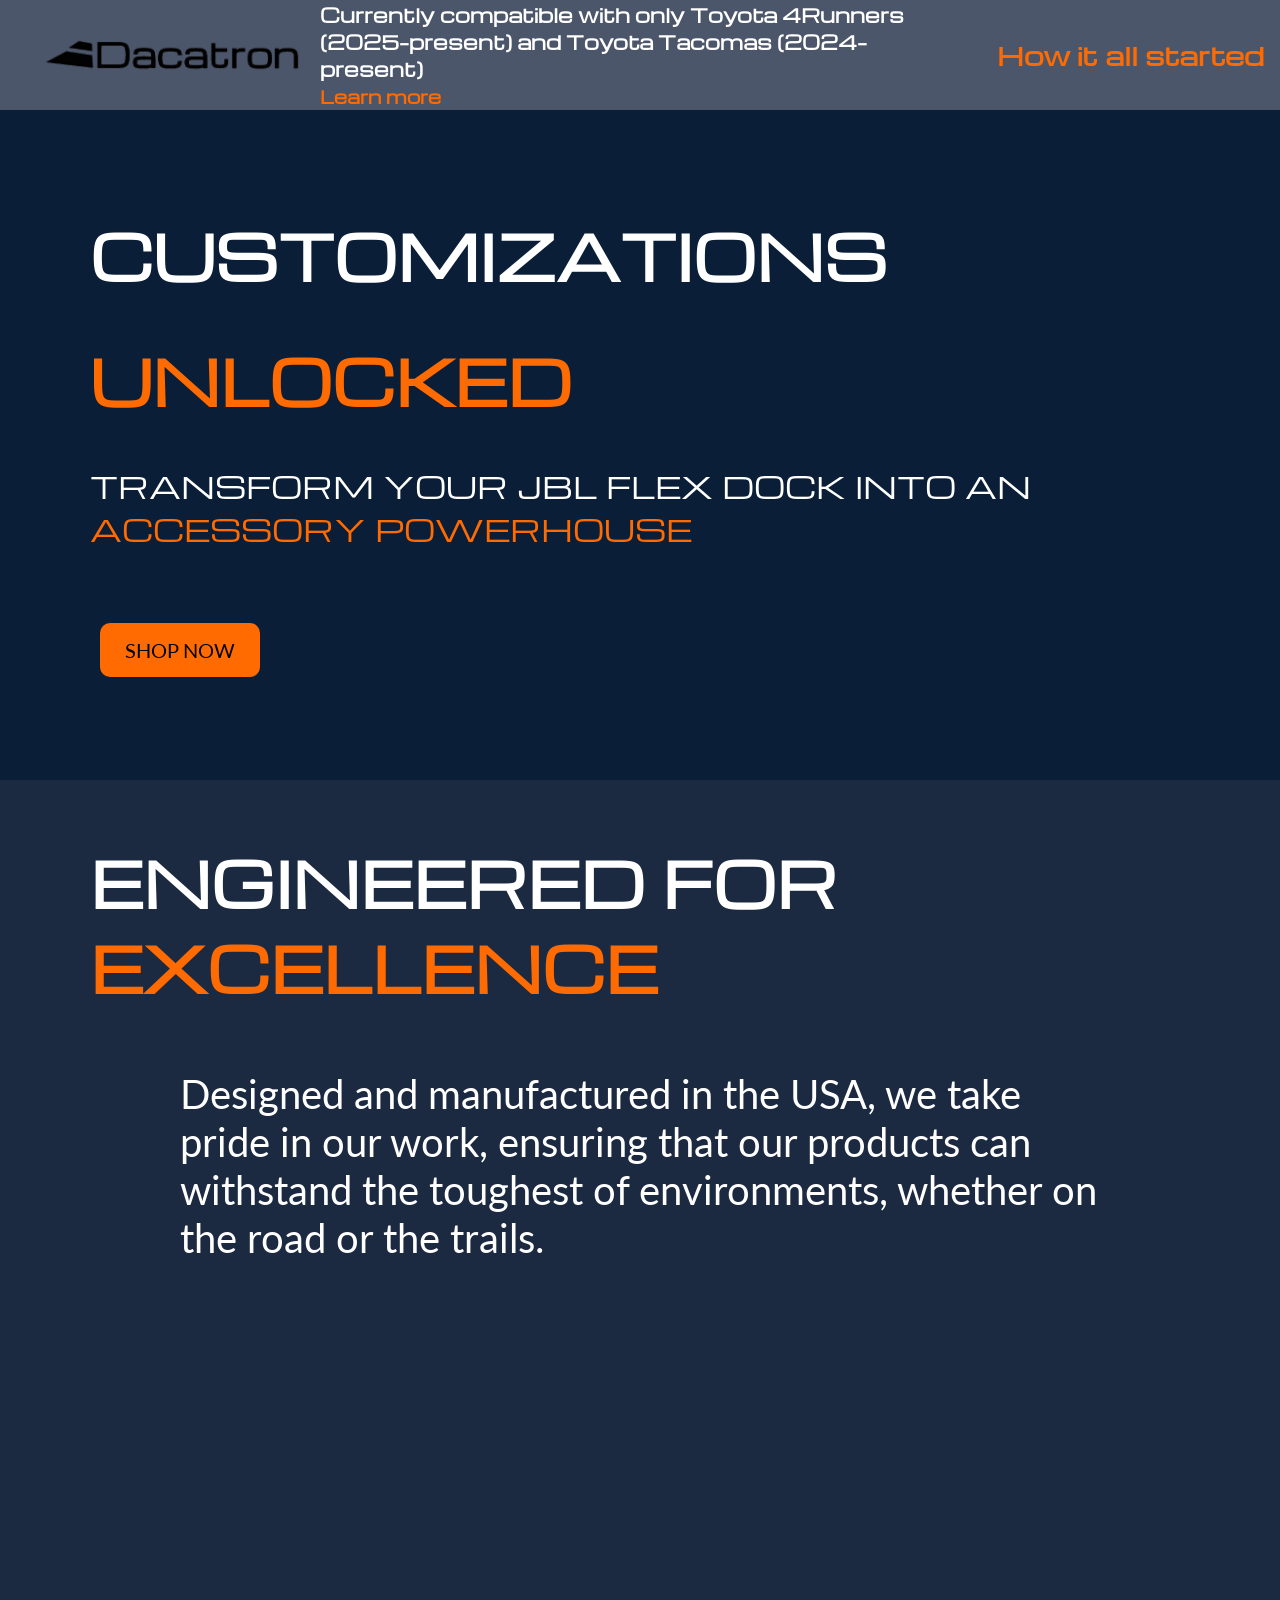
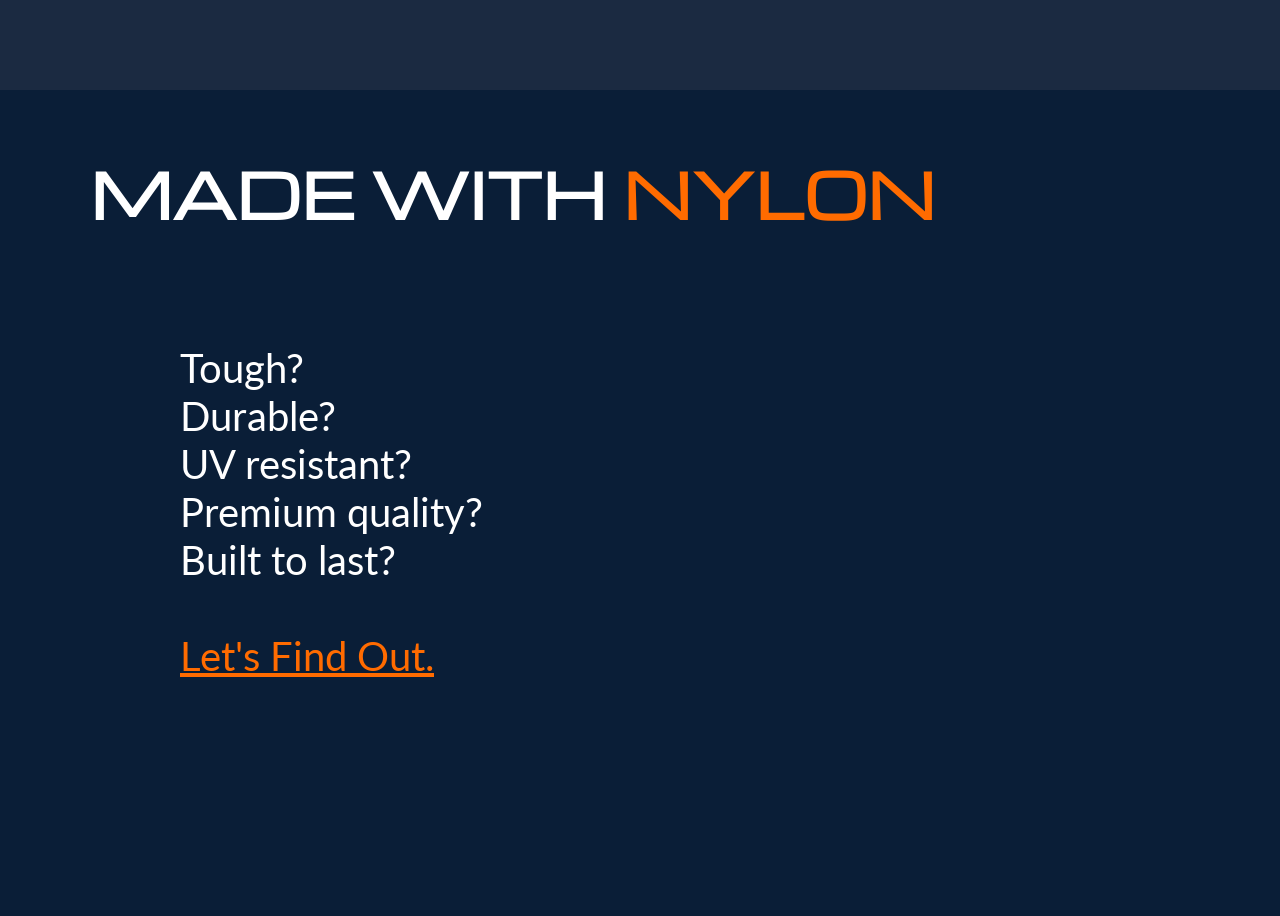
<file: index.html>
<!DOCTYPE html>
<html>

<head>
<meta charset="UTF-8">
<meta name="viewport" content="width=device-width, initial-scale=1.0">
<title>Dacatron - Accessory Powerhouse for Your Vehicle</title>
<link rel="stylesheet" href="styles.css">

<link rel="preconnect" href="https://fonts.googleapis.com">
<link rel="preconnect" href="https://fonts.gstatic.com" crossorigin>
<link href="https://fonts.googleapis.com/css2?family=Inter:ital,opsz,wght@0,14..32,100..900;1,14..32,100..900&family=Lato:ital,wght@0,100;0,300;0,400;0,700;0,900;1,100;1,300;1,400;1,700;1,900&display=swap" rel="stylesheet">
<link rel="icon" type="image/x-icon" href="favicon.png">
<link rel="preconnect" href="https://fonts.googleapis.com">
<link rel="preconnect" href="https://fonts.gstatic.com" crossorigin>
<link href="https://fonts.googleapis.com/css2?family=Archivo+Black&family=Inter:ital,opsz,wght@0,14..32,100..900;1,14..32,100..900&family=Lato:ital,wght@0,100;0,300;0,400;0,700;0,900;1,100;1,300;1,400;1,700;1,900&family=Michroma&family=Zen+Dots&display=swap" rel="stylesheet">
</head>

<body>
<header class="header">
    <div class="logo">
            <img src="Dacatron_Logo.png">
    </div>

    <div class="nav">
        <h3>Currently compatible with only Toyota 4Runners (2025–present) and Toyota Tacomas (2024–present)<br><a href="https://dacatron.github.io/learn_more" class="learn_more" style="color: #FF6B00">Learn more</a></h3>
    </div>
    <div class="nav_right">
        <h3><a href="https://dacatron.github.io/our_story">How it all started</a></h3>
    </div>
    </div>
</header>

<main>
    <div class="customizations_unlocked">
        <br>
        <h1>CUSTOMIZATIONS</h1>
        <h1 style="color: #FF6B00;">UNLOCKED</h1>
        <p class="customizations_unlocked_description">TRANSFORM YOUR JBL FLEX DOCK INTO AN <span style="color: #FF6B00;">ACCESSORY POWERHOUSE</span></p><br>
        <a class="shop_now" href="https://dacatron.github.io/shop">SHOP NOW</a>
        <br>
        <br>
    </div>
    <div class="engineered_for_excellence">
        <h1>ENGINEERED FOR <span style="color: #FF6B00;">EXCELLENCE</span></h1>
        <p class="description">Designed and manufactured in the USA, we take pride in our work, ensuring that our products can withstand the toughest of environments, whether on the road or the trails.</p>
    </div>
    <div class="nylon_selected">
        <h1>MADE WITH <span style="color:#FF6B00;">NYLON</span></h1>
        <p class="description">
            <br>
            Tough?<br>
            Durable?<br>
            UV resistant?<br>
            Premium quality?<br>
            Built to last?<br><br>
            <a class="lets_find_out" href="#">Let's Find Out.</a>
        </p>
    </div>
</file>
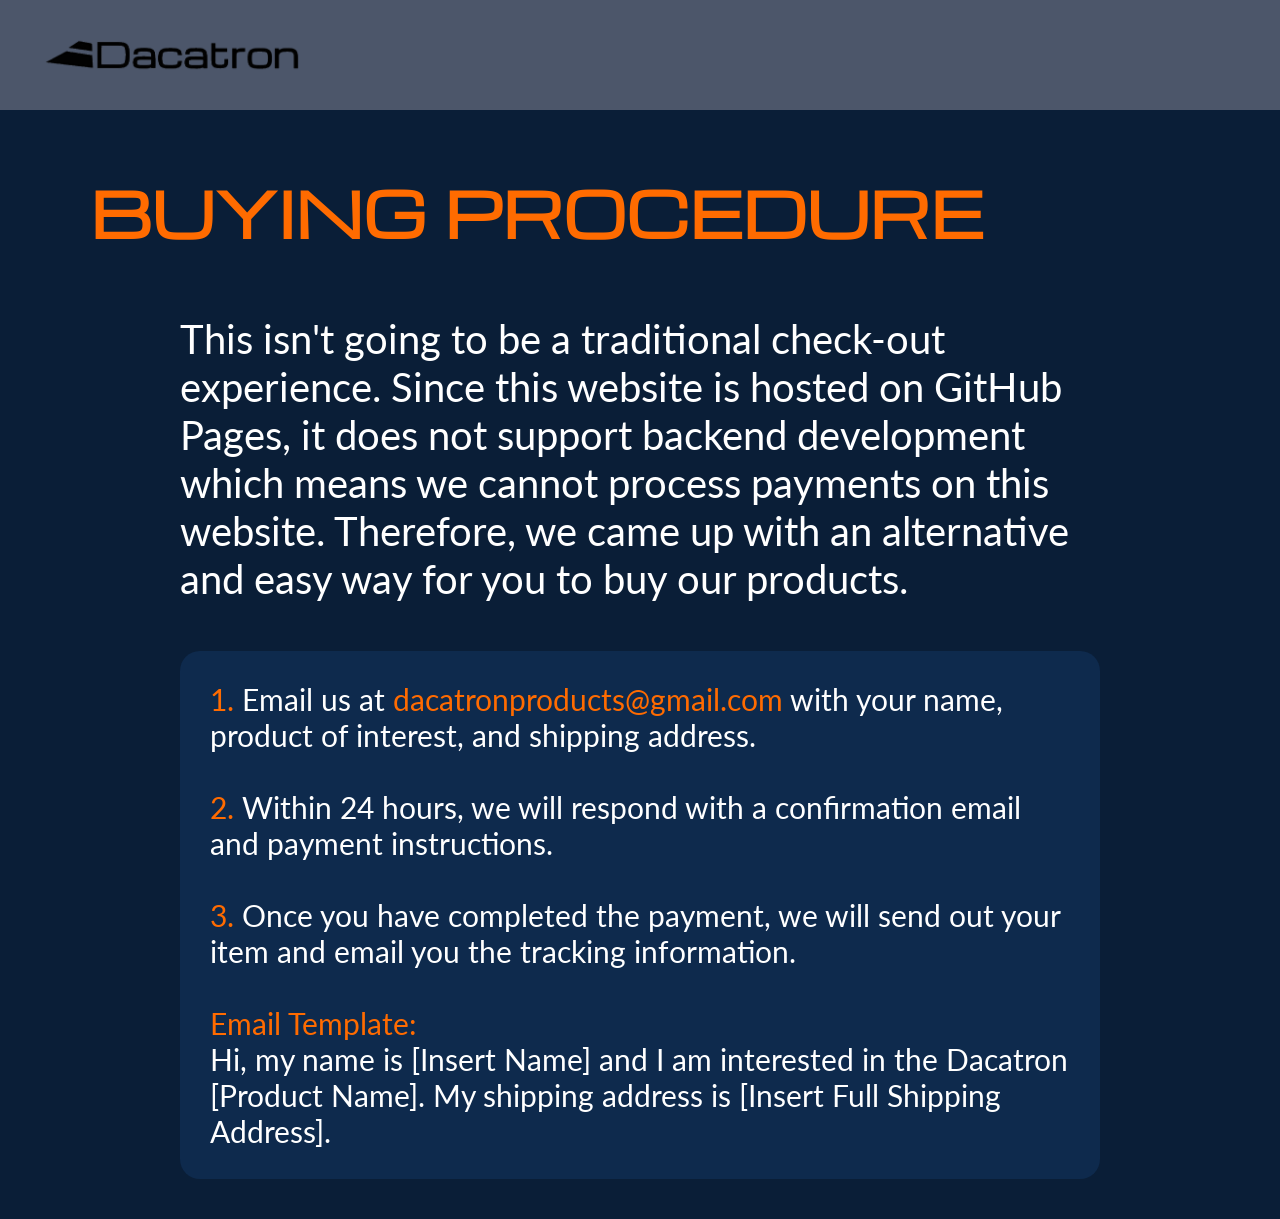
<file: buy_now.html>
<!DOCTYPE html>
<html>

<head>
<meta charset="UTF-8">
<meta name="viewport" content="width=device-width, initial-scale=1.0">
<title>Buying Procedure</title>
<link rel="stylesheet" href="buy_now.css">

<link rel="preconnect" href="https://fonts.googleapis.com">
<link rel="preconnect" href="https://fonts.gstatic.com" crossorigin>
<link href="https://fonts.googleapis.com/css2?family=Inter:ital,opsz,wght@0,14..32,100..900;1,14..32,100..900&family=Lato:ital,wght@0,100;0,300;0,400;0,700;0,900;1,100;1,300;1,400;1,700;1,900&display=swap" rel="stylesheet">
<link rel="icon" type="image/x-icon" href="favicon.png">
<link rel="preconnect" href="https://fonts.googleapis.com">
<link rel="preconnect" href="https://fonts.gstatic.com" crossorigin>
<link href="https://fonts.googleapis.com/css2?family=Archivo+Black&family=Inter:ital,opsz,wght@0,14..32,100..900;1,14..32,100..900&family=Lato:ital,wght@0,100;0,300;0,400;0,700;0,900;1,100;1,300;1,400;1,700;1,900&family=Michroma&family=Zen+Dots&display=swap" rel="stylesheet">
</head>


<body>
<header class="header">
    <div class="logo">
        <a href="dacatron.github.io">
            <img src="Dacatron_Logo.png">
        </a>
    </div>
</header>

<main>
    <div class="buying_container">
        <div class="buy_now_title">
            <h1>BUYING PROCEDURE</h1>
            <div class="description">
                This isn't going to be a traditional check-out experience. Since this website is hosted on GitHub Pages,
                it does not support backend development which means we cannot process payments on this website.
                Therefore, we came up with an alternative and easy way for you to buy our products.<br><br>
                <div class="steps">
                    <span style="color:#FF6B00;">1.</span> Email us at <span class="email">dacatronproducts@gmail.com</span>
                    with your name, product of interest, and shipping address.<br><br>
                    <span style="color:#FF6B00;">2.</span> Within 24 hours, we will respond with a confirmation email and payment instructions.<br><br>
                    <span style="color:#FF6B00;">3.</span> Once you have completed the payment, we will send out your item and email you the tracking information.<br><br>
                    <span style="color:#FF6B00;">Email Template:</span><br> Hi, my name is [Insert Name] and I am interested in the Dacatron [Product Name]. My shipping address is [Insert Full Shipping Address].<br>
                </div>
            </div>
        </div>
    </div>
</file>
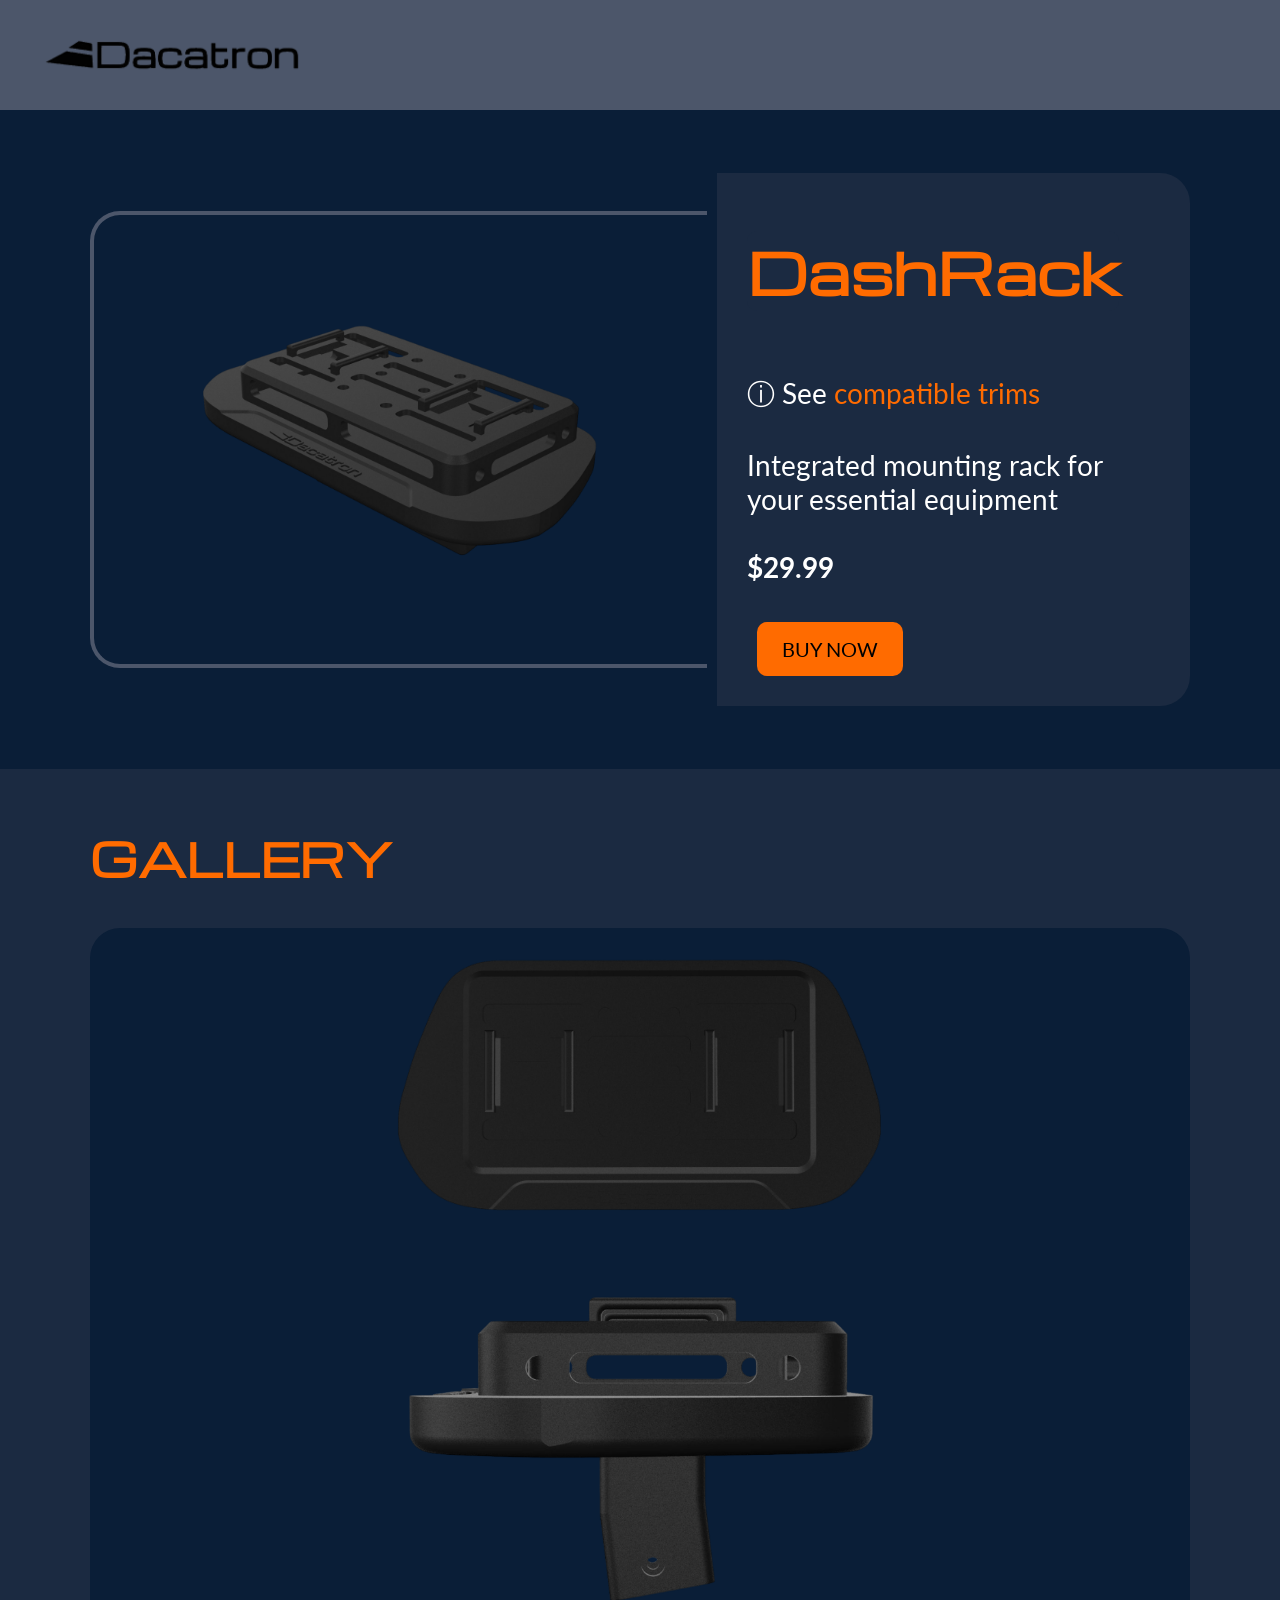
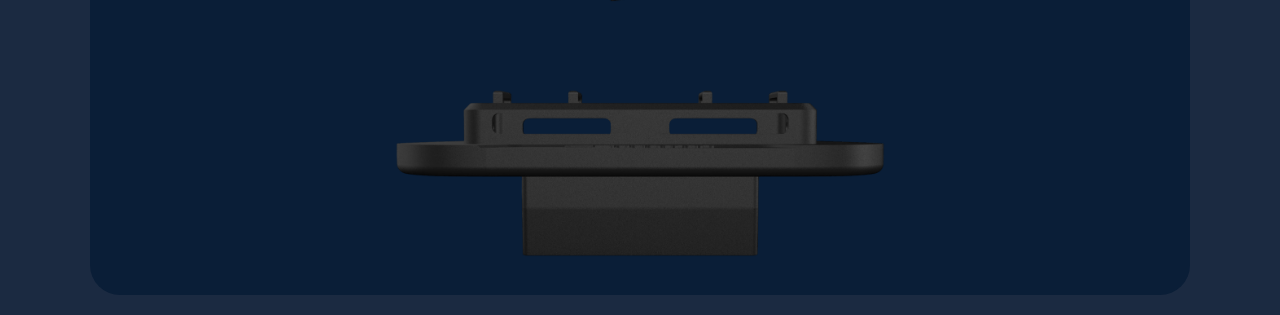
<file: dashrack.html>
<!DOCTYPE html>
<html>

<head>
<meta charset="UTF-8">
<meta name="viewport" content="width=device-width, initial-scale=1.0">
<title>Dacatron DashRack</title>
<link rel="stylesheet" href="product.css">

<link rel="preconnect" href="https://fonts.googleapis.com">
<link rel="preconnect" href="https://fonts.gstatic.com" crossorigin>
<link href="https://fonts.googleapis.com/css2?family=Inter:ital,opsz,wght@0,14..32,100..900;1,14..32,100..900&family=Lato:ital,wght@0,100;0,300;0,400;0,700;0,900;1,100;1,300;1,400;1,700;1,900&display=swap" rel="stylesheet">
<link rel="icon" type="image/x-icon" href="favicon.png">
<link rel="preconnect" href="https://fonts.googleapis.com">
<link rel="preconnect" href="https://fonts.gstatic.com" crossorigin>
<link href="https://fonts.googleapis.com/css2?family=Archivo+Black&family=Inter:ital,opsz,wght@0,14..32,100..900;1,14..32,100..900&family=Lato:ital,wght@0,100;0,300;0,400;0,700;0,900;1,100;1,300;1,400;1,700;1,900&family=Michroma&family=Zen+Dots&display=swap" rel="stylesheet">
</head>


<body>
<header class="header">
    <div class="logo">
        <a href="dacatron.github.io">
            <img src="Dacatron_Logo.png">
        </a>
    </div>
</header>

<main>
    <div class="product_name">
        <br>
        <div class="product_container">
            <div class="product_pic">
                <img src="Dacatron DashRack.png">
            </div>
            <div class="description">
                <h1 class="product_title"><span style="color:#FF6B00;">DashRack</span></h1>
                <p>
                    ⓘ See <a href="https://dacatron.github.io/higher_trims" style="color:#FF6B00" class="compatible_trims">compatible trims</a><br><br>
                    Integrated mounting rack for your essential equipment<br><br>
                    <b>$29.99</b>
                </p>

                <a class="shop_now" href="https://forms.gle/DA6cNxUKFoSwCMgU9">BUY NOW</a>
            </div>
        </div>
        <br>
    </div>
    <div class="gallery">
        <h2><span style="color:#FF6B00;">GALLERY</span></h2>
        <div class="image_container">
            <div class="image">
                <img src="Dacatron DashRack top.png">
            </div>
            <div class="image">
                <img src="Dacatron DashRack side.png">
            </div>
            <div class="image">
                <img src="Dacatron DashRack front.png">
            </div>
        </div>
    </div>
</file>
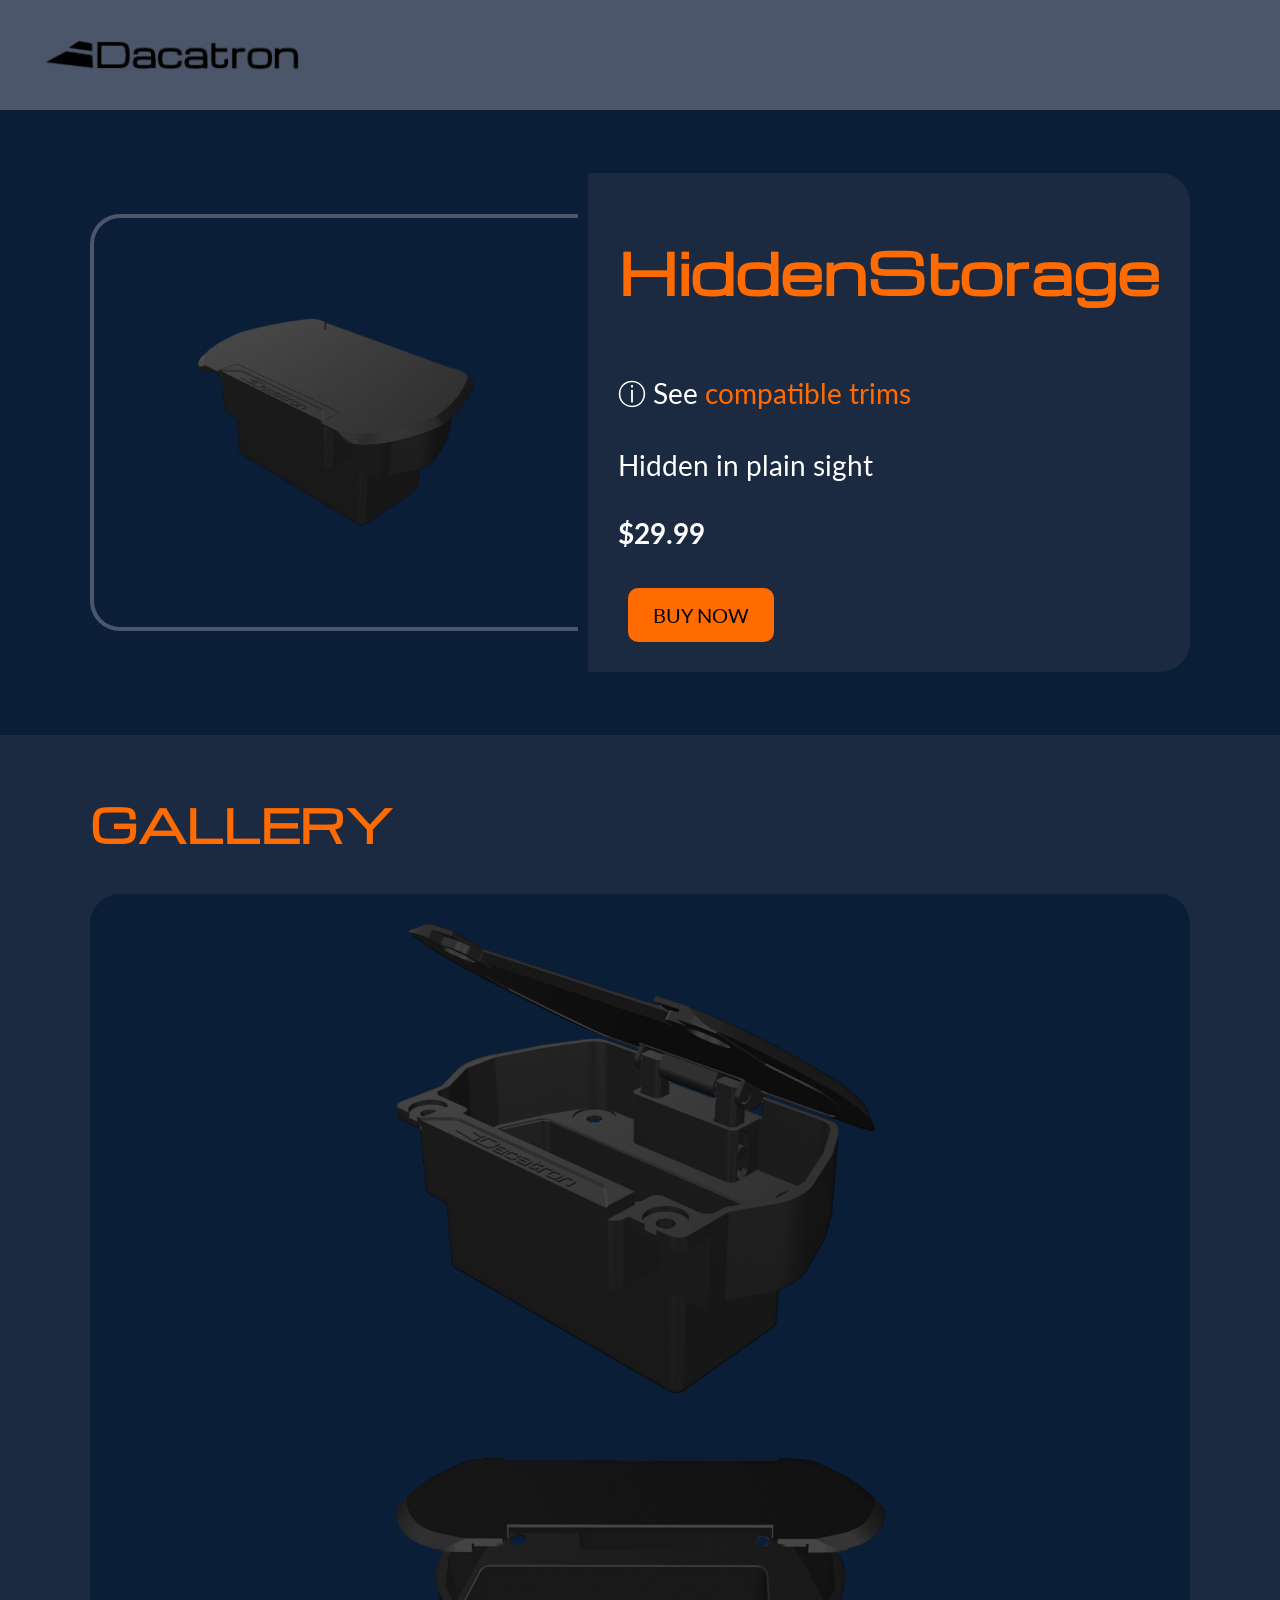
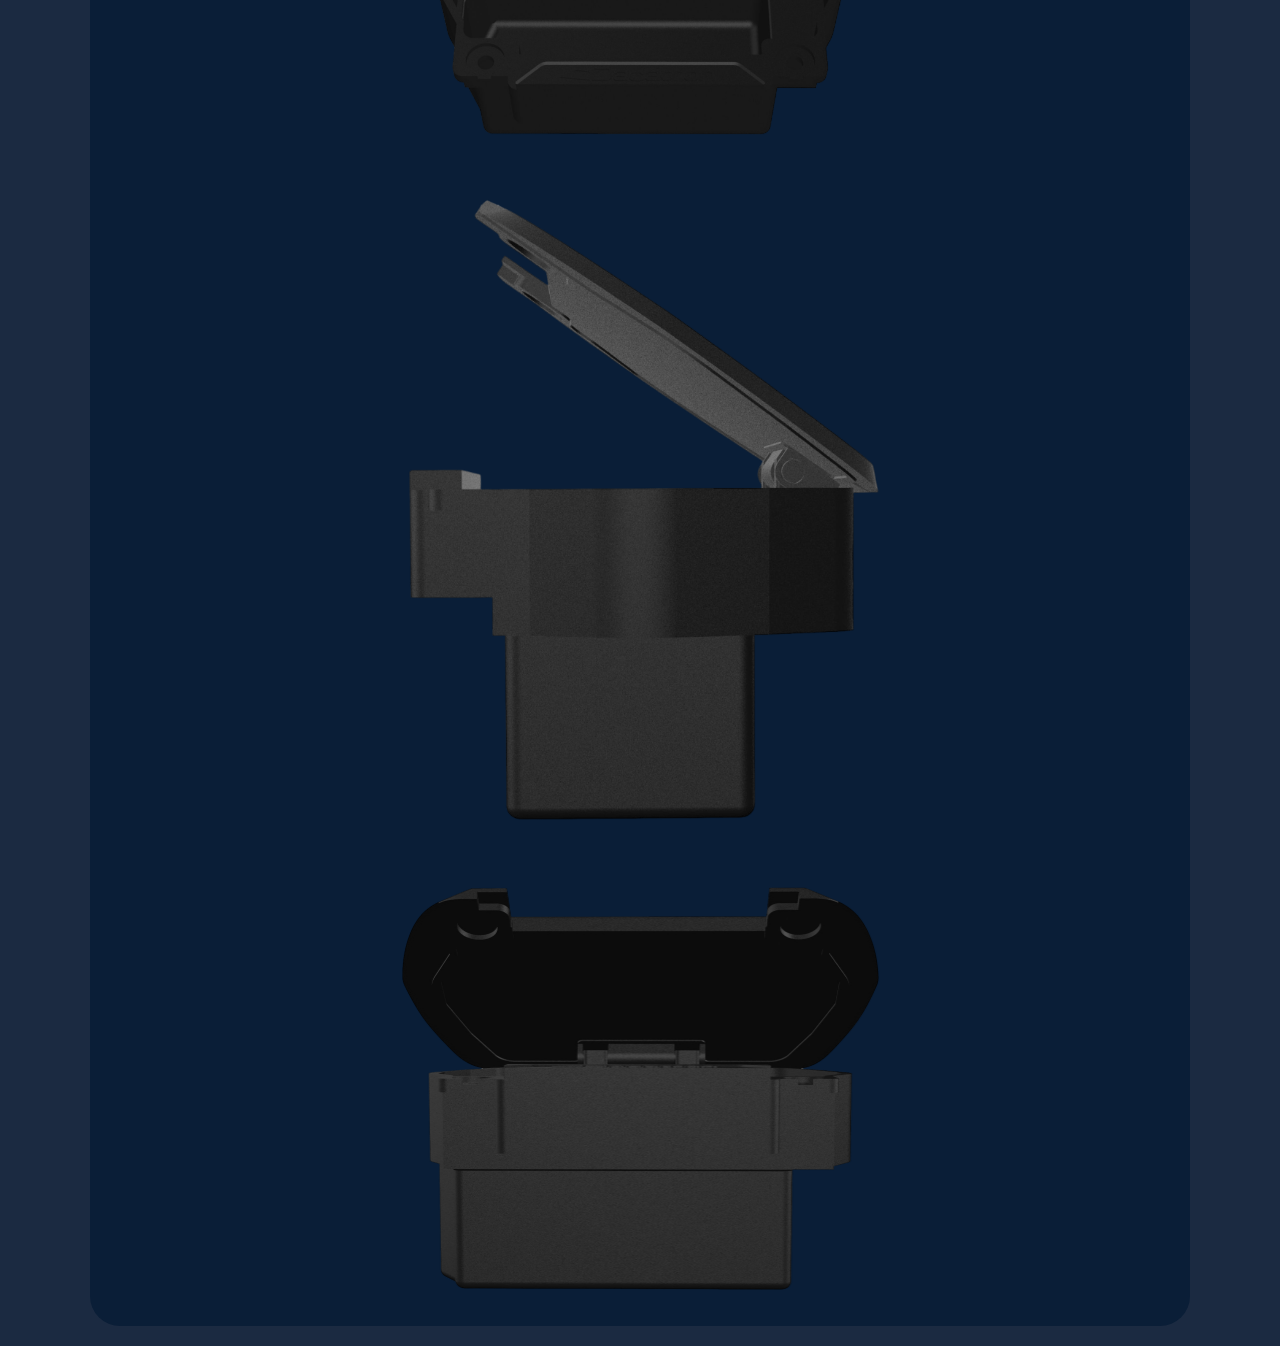
<file: hidden_storage.html>
<!DOCTYPE html>
<html>

<head>
<meta charset="UTF-8">
<meta name="viewport" content="width=device-width, initial-scale=1.0">
<title>Dacatron PowerDock</title>
<link rel="stylesheet" href="product.css">

<link rel="preconnect" href="https://fonts.googleapis.com">
<link rel="preconnect" href="https://fonts.gstatic.com" crossorigin>
<link href="https://fonts.googleapis.com/css2?family=Inter:ital,opsz,wght@0,14..32,100..900;1,14..32,100..900&family=Lato:ital,wght@0,100;0,300;0,400;0,700;0,900;1,100;1,300;1,400;1,700;1,900&display=swap" rel="stylesheet">
<link rel="icon" type="image/x-icon" href="favicon.png">
<link rel="preconnect" href="https://fonts.googleapis.com">
<link rel="preconnect" href="https://fonts.gstatic.com" crossorigin>
<link href="https://fonts.googleapis.com/css2?family=Archivo+Black&family=Inter:ital,opsz,wght@0,14..32,100..900;1,14..32,100..900&family=Lato:ital,wght@0,100;0,300;0,400;0,700;0,900;1,100;1,300;1,400;1,700;1,900&family=Michroma&family=Zen+Dots&display=swap" rel="stylesheet">
</head>


<body>
<header class="header">
    <div class="logo">
        <a href="https://dacatron.github.io">
            <img src="Dacatron_Logo.png">
        </a>
    </div>
</header>

<main>
    <div class="product_name">
        <br>
        <div class="product_container">
            <div class="product_pic">
                <img src="Dacatron HiddenStorage.png">
            </div>
            <div class="description">
                <h1 class="product_title"><span style="color:#FF6B00;">HiddenStorage</span></h1>
                <p>
                    ⓘ See <a href="https://dacatron.github.io/lower_trims" style="color:#FF6B00" class="compatible_trims">compatible trims</a><br><br>
                    Hidden in plain sight<br><br>
                    <b>$29.99</b>
                </p>

                <a class="shop_now" href="https://forms.gle/DA6cNxUKFoSwCMgU9">BUY NOW</a>
            </div>
        </div>
        <br>
    </div>
    <div class="gallery">
        <h2><span style="color:#FF6B00;">GALLERY</span></h2>
        <div class="image_container">
            <div class="image">
                <img src="Dacatron Hidden Storage iso.png">
            </div>
            <div class="image">
                <img src="Dacatron Hidden Storage top.png">
            </div>
            <div class="image">
                <img src="Dacatron Hidden Storage side.png">
            </div>
            <div class="image">
                <img src="Dacatron Hidden Storage front.png">
            </div>
        </div>
    </div>
</file>
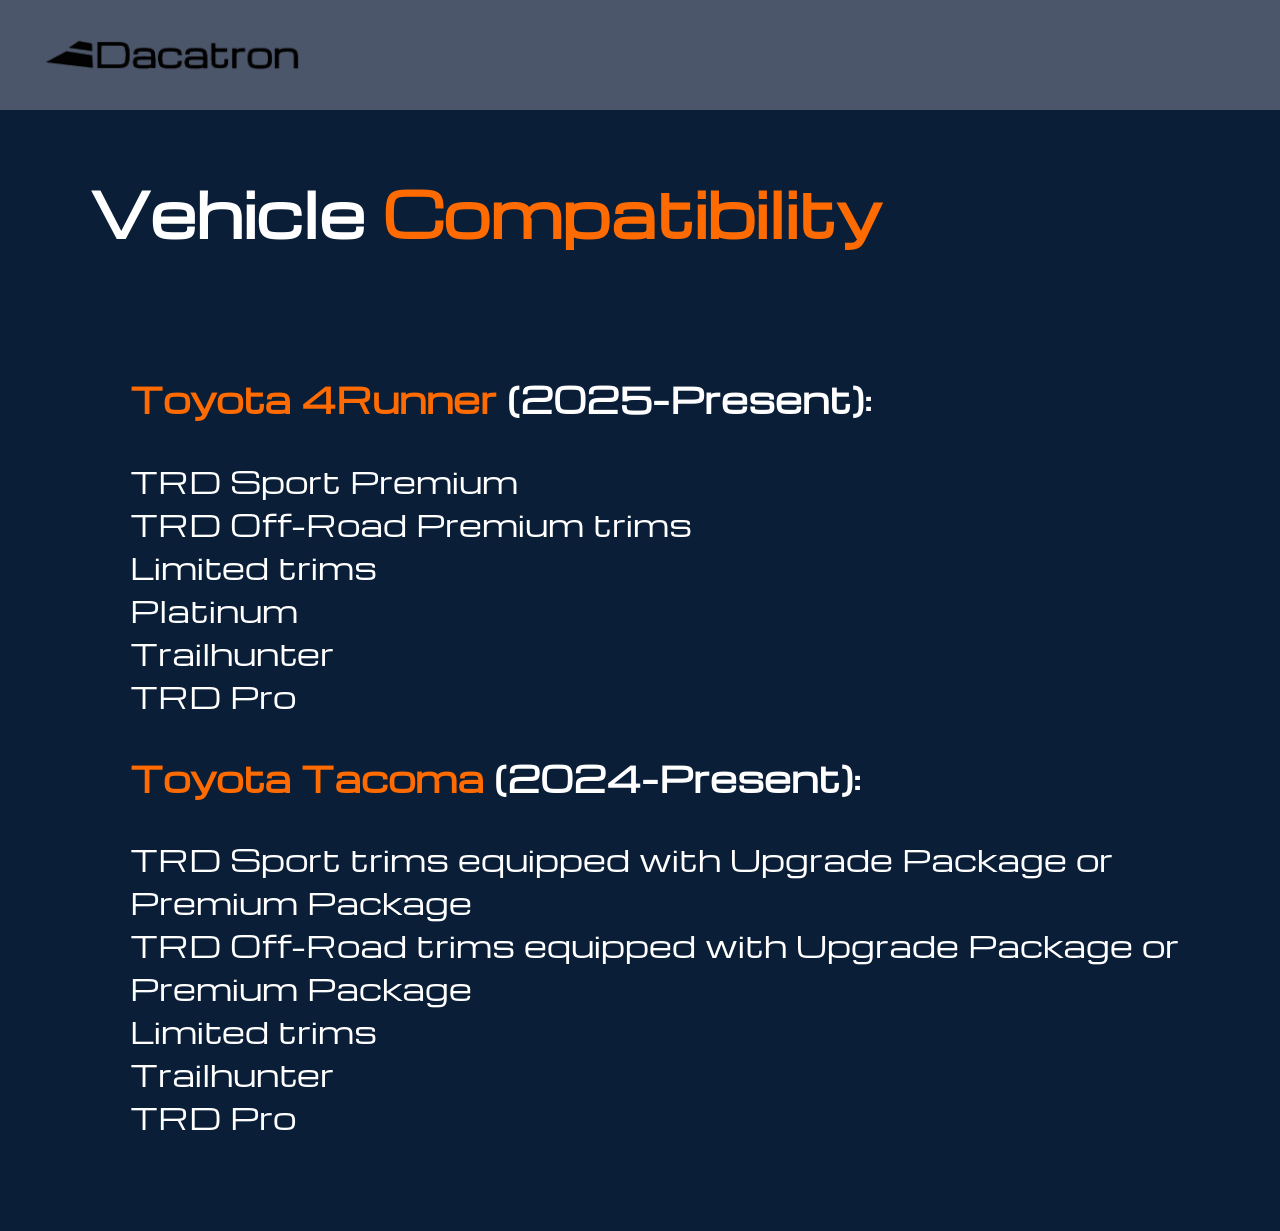
<file: higher_trims.html>
<!DOCTYPE html>
<html>

<head>
<meta charset="UTF-8">
<meta name="viewport" content="width=device-width, initial-scale=1.0">
<title>Trim Compatibility</title>
<link rel="stylesheet" href="trims.css">

<link rel="preconnect" href="https://fonts.googleapis.com">
<link rel="preconnect" href="https://fonts.gstatic.com" crossorigin>
<link href="https://fonts.googleapis.com/css2?family=Inter:ital,opsz,wght@0,14..32,100..900;1,14..32,100..900&family=Lato:ital,wght@0,100;0,300;0,400;0,700;0,900;1,100;1,300;1,400;1,700;1,900&display=swap" rel="stylesheet">
<link rel="icon" type="image/x-icon" href="favicon.png">
<link rel="preconnect" href="https://fonts.googleapis.com">
<link rel="preconnect" href="https://fonts.gstatic.com" crossorigin>
<link href="https://fonts.googleapis.com/css2?family=Archivo+Black&family=Inter:ital,opsz,wght@0,14..32,100..900;1,14..32,100..900&family=Lato:ital,wght@0,100;0,300;0,400;0,700;0,900;1,100;1,300;1,400;1,700;1,900&family=Michroma&family=Zen+Dots&display=swap" rel="stylesheet">
</head>

<body>
<header class="header">
    <div class="logo">
        <a href="dacatron.github.io">
            <img src="Dacatron_Logo.png">
        </a>
    </div>
</header>

<main>
    <div class="learn_more_container">
        <h1>Vehicle <span style="color:#FF6B00;">Compatibility</span></h1>
        <br>
        <ul>
            <h3> <span style="color:#FF6B00;">Toyota 4Runner </span>(2025-Present):</h3>
                TRD Sport Premium<br>
                TRD Off-Road Premium trims<br>
                Limited trims<br>
                Platinum<br>
                Trailhunter<br>
                TRD Pro<br>
            <h3> <span style="color:#FF6B00;">Toyota Tacoma </span>(2024-Present):</h3>
                TRD Sport trims equipped with Upgrade Package or Premium Package<br>
                TRD Off-Road trims equipped with Upgrade Package or Premium Package<br>
                Limited trims<br>
                Trailhunter<br>
                TRD Pro<br>
                <br>
            
        </p>
    </div>
</main>
</file>
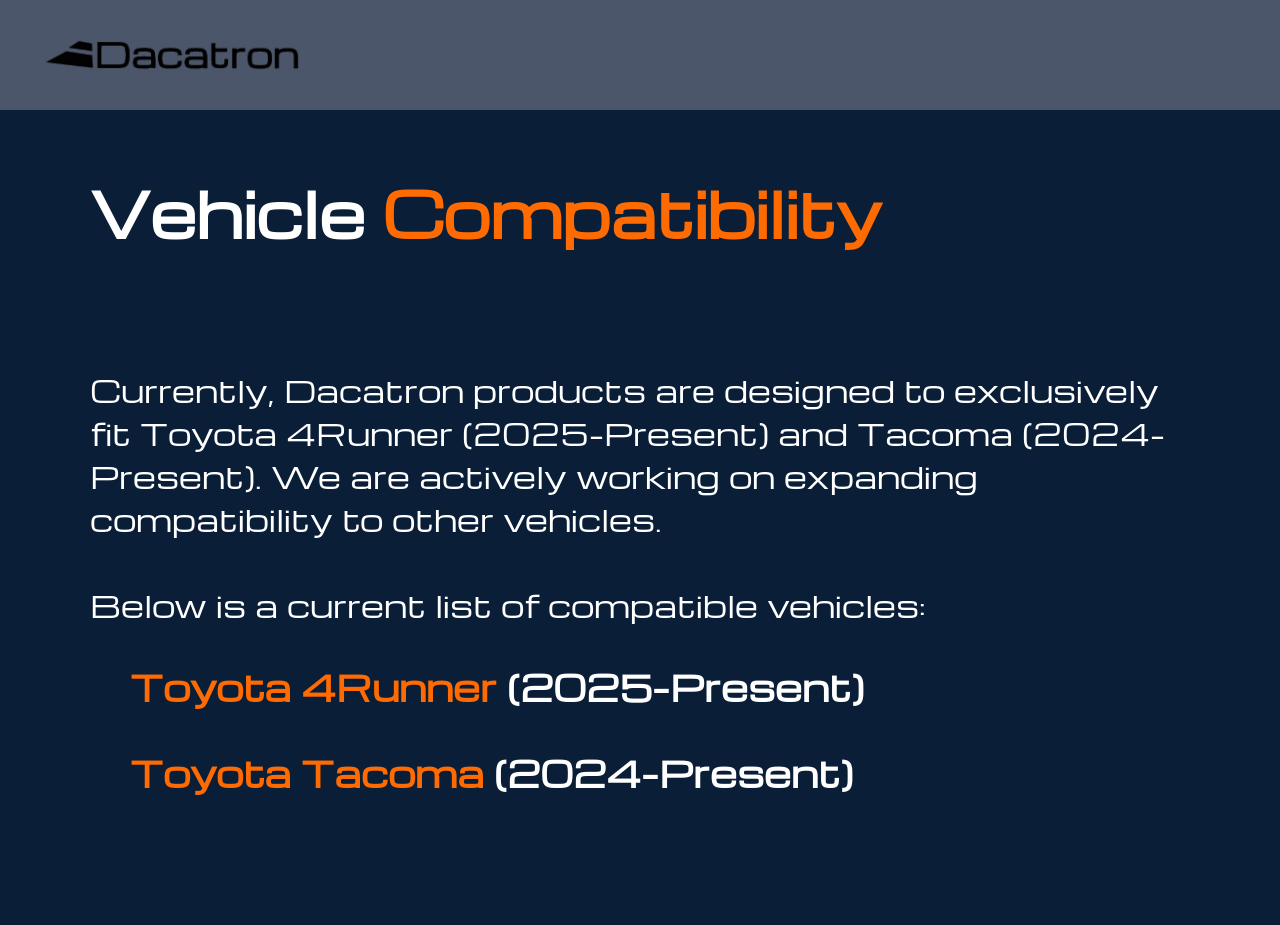
<file: learn_more.html>
<!DOCTYPE html>
<html>

<head>
<meta charset="UTF-8">
<meta name="viewport" content="width=device-width, initial-scale=1.0">
<title>Vehicle Compatibility</title>
<link rel="stylesheet" href="learn_more.css">

<link rel="preconnect" href="https://fonts.googleapis.com">
<link rel="preconnect" href="https://fonts.gstatic.com" crossorigin>
<link href="https://fonts.googleapis.com/css2?family=Inter:ital,opsz,wght@0,14..32,100..900;1,14..32,100..900&family=Lato:ital,wght@0,100;0,300;0,400;0,700;0,900;1,100;1,300;1,400;1,700;1,900&display=swap" rel="stylesheet">
<link rel="icon" type="image/x-icon" href="favicon.png">
<link rel="preconnect" href="https://fonts.googleapis.com">
<link rel="preconnect" href="https://fonts.gstatic.com" crossorigin>
<link href="https://fonts.googleapis.com/css2?family=Archivo+Black&family=Inter:ital,opsz,wght@0,14..32,100..900;1,14..32,100..900&family=Lato:ital,wght@0,100;0,300;0,400;0,700;0,900;1,100;1,300;1,400;1,700;1,900&family=Michroma&family=Zen+Dots&display=swap" rel="stylesheet">
</head>


<body>
<header class="header">
    <div class="logo">
        <a href="dacatron.github.io">
            <img src="Dacatron_Logo.png">
        </a>
    </div>
</header>

<main>
    <div class="learn_more_container">
        <h1>Vehicle <span style="color:#FF6B00;">Compatibility</span></h1>
        <br>
        <p>Currently, Dacatron products are designed to exclusively fit Toyota 4Runner (2025-Present) and Tacoma (2024-Present). We are actively working on expanding compatibility to other vehicles.<br><br>Below is a current list of compatible vehicles:<br>
        <ul>
            <h3> <span style="color:#FF6B00;">Toyota 4Runner </span>(2025-Present)</h3>
            <h3> <span style="color:#FF6B00;">Toyota Tacoma </span>(2024-Present)</h3>
            <br>
        </p>
    </div>
</main>
</file>
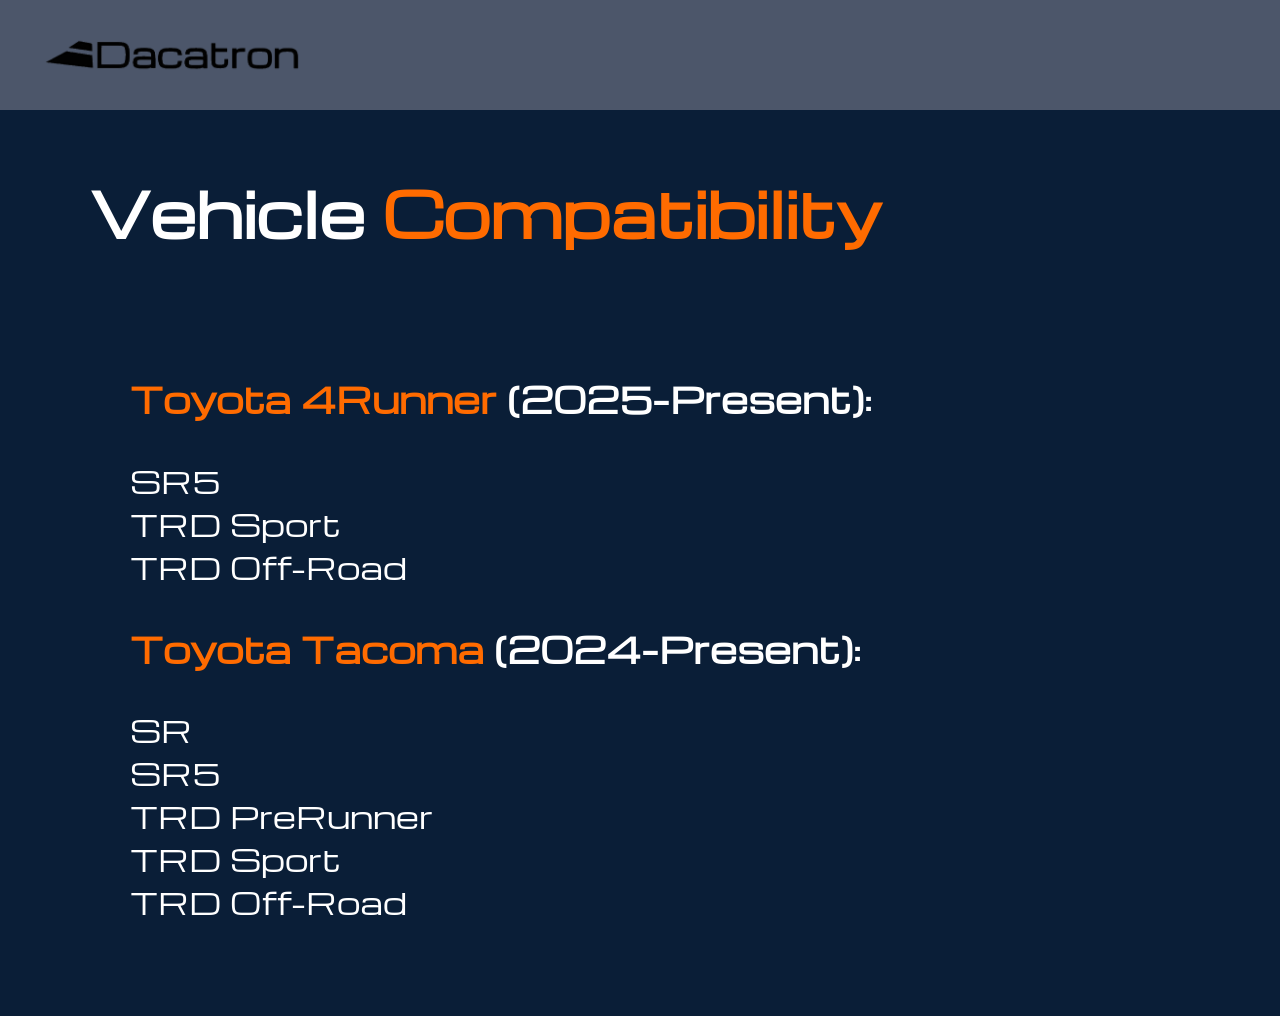
<file: lower_trims.html>
<!DOCTYPE html>
<html>

<head>
<meta charset="UTF-8">
<meta name="viewport" content="width=device-width, initial-scale=1.0">
<title>Trim Compatibility</title>
<link rel="stylesheet" href="trims.css">

<link rel="preconnect" href="https://fonts.googleapis.com">
<link rel="preconnect" href="https://fonts.gstatic.com" crossorigin>
<link href="https://fonts.googleapis.com/css2?family=Inter:ital,opsz,wght@0,14..32,100..900;1,14..32,100..900&family=Lato:ital,wght@0,100;0,300;0,400;0,700;0,900;1,100;1,300;1,400;1,700;1,900&display=swap" rel="stylesheet">
<link rel="icon" type="image/x-icon" href="favicon.png">
<link rel="preconnect" href="https://fonts.googleapis.com">
<link rel="preconnect" href="https://fonts.gstatic.com" crossorigin>
<link href="https://fonts.googleapis.com/css2?family=Archivo+Black&family=Inter:ital,opsz,wght@0,14..32,100..900;1,14..32,100..900&family=Lato:ital,wght@0,100;0,300;0,400;0,700;0,900;1,100;1,300;1,400;1,700;1,900&family=Michroma&family=Zen+Dots&display=swap" rel="stylesheet">
</head>

<body>
<header class="header">
    <div class="logo">
        <a href="dacatron.github.io">
            <img src="Dacatron_Logo.png">
        </a>
    </div>
</header>

<main>
    <div class="learn_more_container">
        <h1>Vehicle <span style="color:#FF6B00;">Compatibility</span></h1>
        <br>
        <ul>
            <h3> <span style="color:#FF6B00;">Toyota 4Runner </span>(2025-Present):</h3>
                SR5<br>
                TRD Sport<br>
                TRD Off-Road<br>
            <h3> <span style="color:#FF6B00;">Toyota Tacoma </span>(2024-Present):</h3>
                SR<br>
                SR5<br>
                TRD PreRunner<br>
                TRD Sport<br>
                TRD Off-Road<br>
                <br>
            
        </p>
    </div>
</main>
</file>
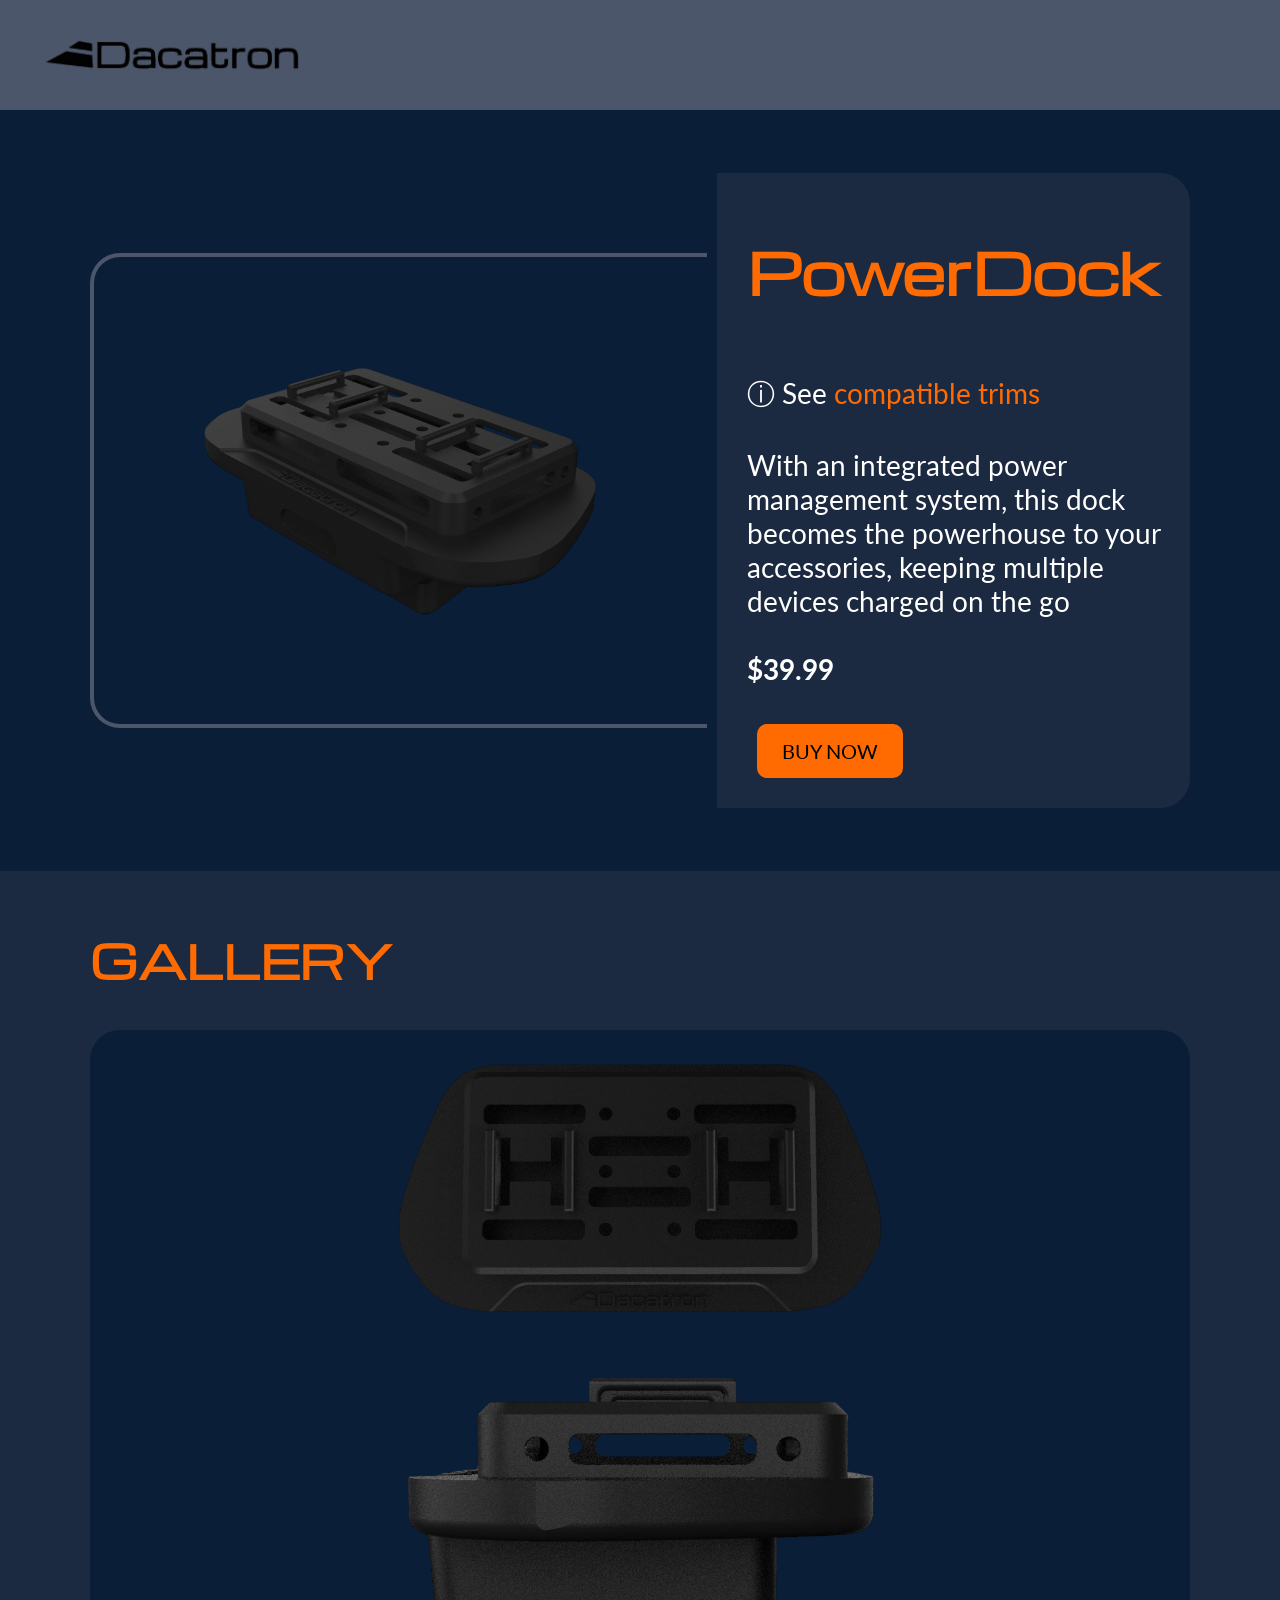
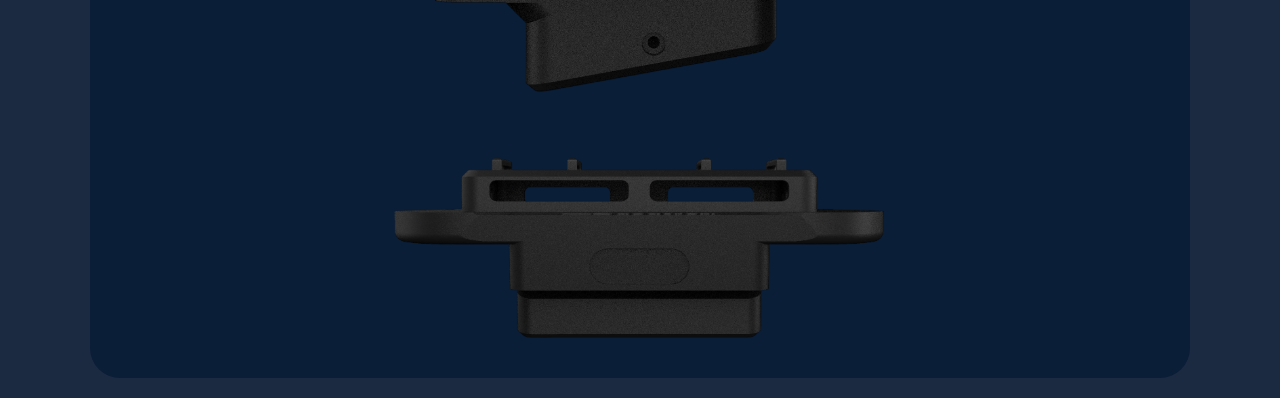
<file: powerdock.html>
<!DOCTYPE html>
<html>

<head>
<meta charset="UTF-8">
<meta name="viewport" content="width=device-width, initial-scale=1.0">
<title>Dacatron PowerDock</title>
<link rel="stylesheet" href="product.css">

<link rel="preconnect" href="https://fonts.googleapis.com">
<link rel="preconnect" href="https://fonts.gstatic.com" crossorigin>
<link href="https://fonts.googleapis.com/css2?family=Inter:ital,opsz,wght@0,14..32,100..900;1,14..32,100..900&family=Lato:ital,wght@0,100;0,300;0,400;0,700;0,900;1,100;1,300;1,400;1,700;1,900&display=swap" rel="stylesheet">
<link rel="icon" type="image/x-icon" href="favicon.png">
<link rel="preconnect" href="https://fonts.googleapis.com">
<link rel="preconnect" href="https://fonts.gstatic.com" crossorigin>
<link href="https://fonts.googleapis.com/css2?family=Archivo+Black&family=Inter:ital,opsz,wght@0,14..32,100..900;1,14..32,100..900&family=Lato:ital,wght@0,100;0,300;0,400;0,700;0,900;1,100;1,300;1,400;1,700;1,900&family=Michroma&family=Zen+Dots&display=swap" rel="stylesheet">
</head>


<body>
<header class="header">
    <div class="logo">
        <a href="https://dacatron.github.io">
            <img src="Dacatron_Logo.png">
        </a>
    </div>
</header>

<main>
    <div class="product_name">
        <br>
        <div class="product_container">
            <div class="product_pic">
                <img src="Dacatron PowerDock.png">
            </div>
            <div class="description">
                <h1 class="product_title"><span style="color:#FF6B00;">PowerDock</span></h1>
                <p>
                    ⓘ See <a href="https://dacatron.github.io/higher_trims" style="color:#FF6B00" class="compatible_trims">compatible trims</a><br><br>
                    With an integrated power management system, this dock becomes the powerhouse to your accessories, keeping multiple devices charged on the go<br><br>
                    <b>$39.99</b>
                </p>

                <a class="shop_now" href="https://forms.gle/DA6cNxUKFoSwCMgU9">BUY NOW</a>
            </div>
        </div>
        <br>
    </div>
    <div class="gallery">
        <h2><span style="color:#FF6B00;">GALLERY</span></h2>
        <div class="image_container">
            <div class="image">
                <img src="Dacatron PowerDock top.png">
            </div>
            <div class="image">
                <img src="Dacatron PowerDock side.png">
            </div>
            <div class="image">
                <img src="Dacatron PowerDock front.png">
            </div>
        </div>
    </div>
</file>
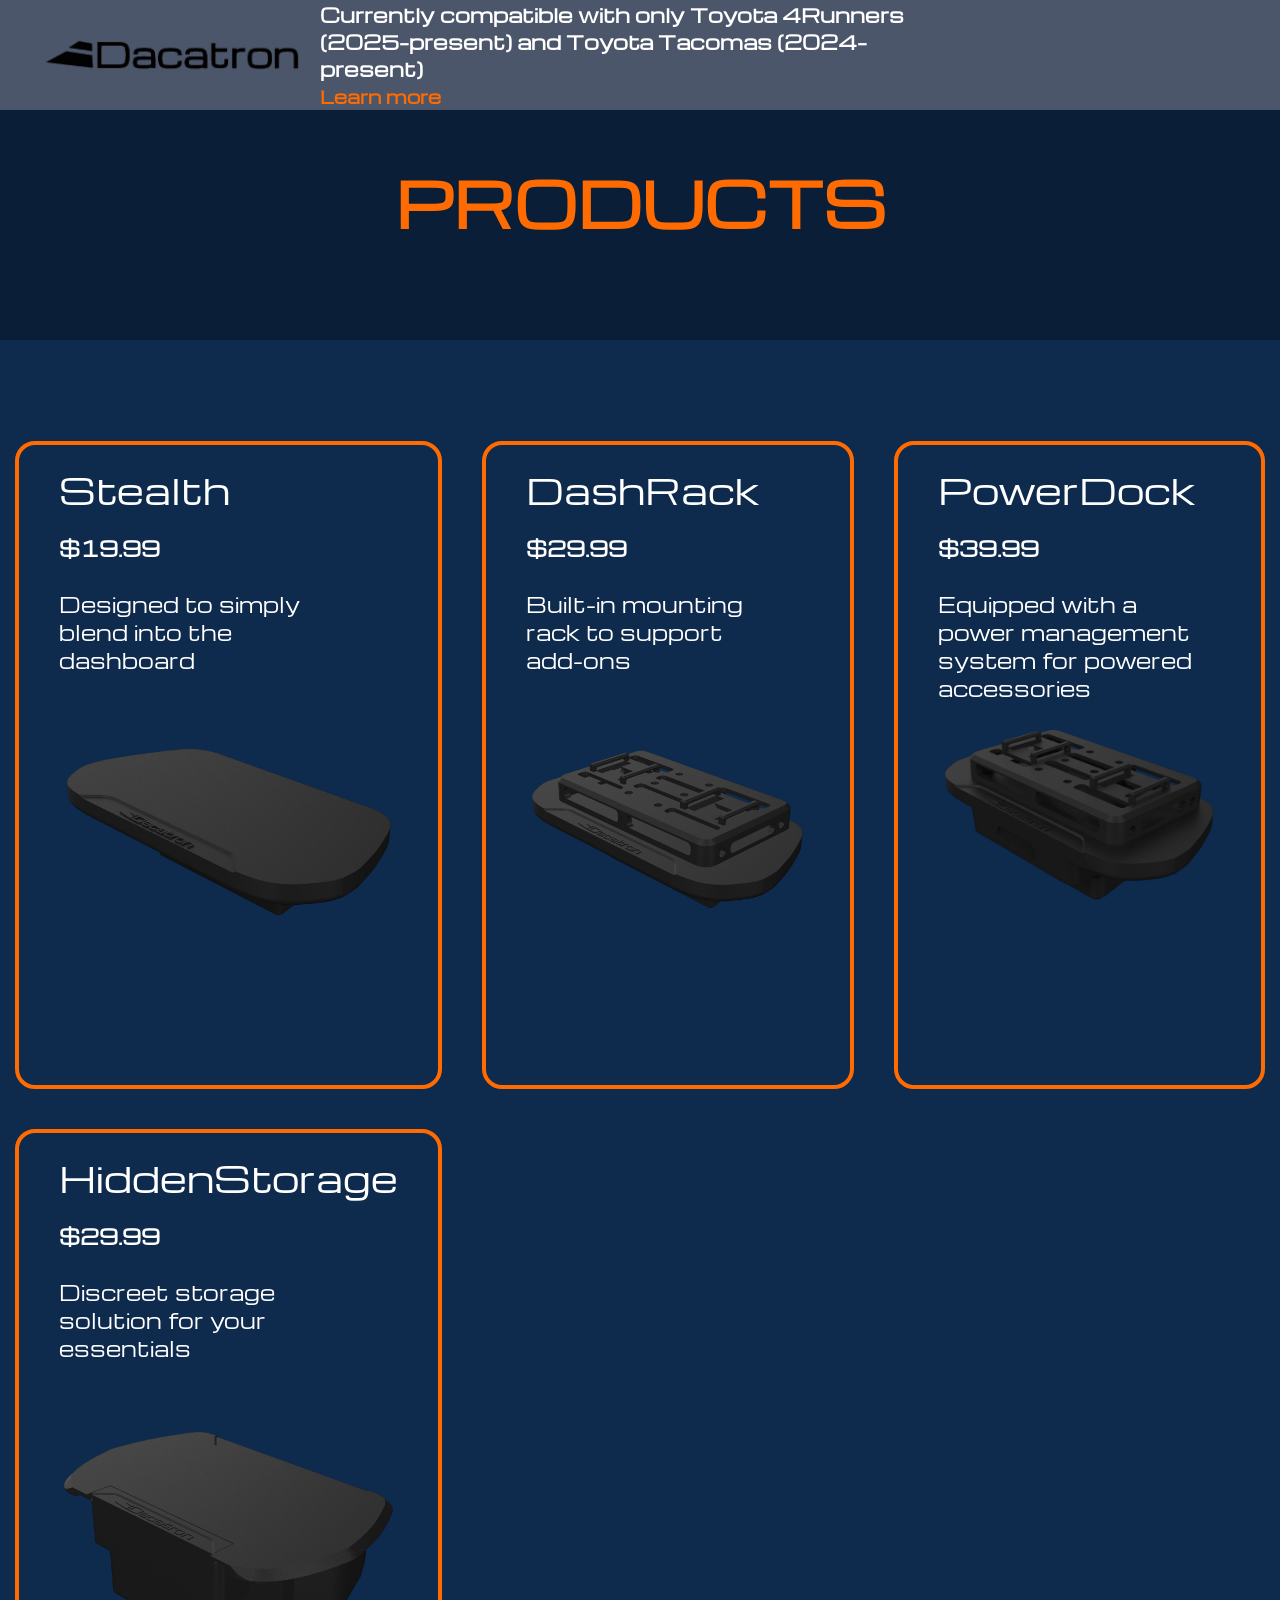
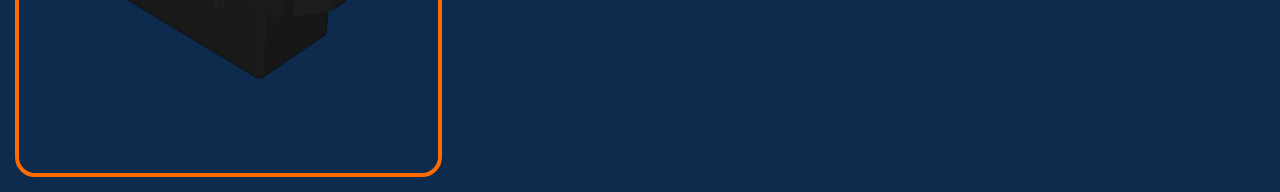
<file: shop.html>
<!DOCTYPE html>
<html>

<head>
<meta charset="UTF-8">
<meta name="viewport" content="width=device-width, initial-scale=1.0">
<title>All Dacatron Products</title>
<link rel="stylesheet" href="shop.css">

<link rel="preconnect" href="https://fonts.googleapis.com">
<link rel="preconnect" href="https://fonts.gstatic.com" crossorigin>
<link href="https://fonts.googleapis.com/css2?family=Inter:ital,opsz,wght@0,14..32,100..900;1,14..32,100..900&family=Lato:ital,wght@0,100;0,300;0,400;0,700;0,900;1,100;1,300;1,400;1,700;1,900&display=swap" rel="stylesheet">
<link rel="icon" type="image/x-icon" href="favicon.png">
<link rel="preconnect" href="https://fonts.googleapis.com">
<link rel="preconnect" href="https://fonts.gstatic.com" crossorigin>
<link href="https://fonts.googleapis.com/css2?family=Archivo+Black&family=Inter:ital,opsz,wght@0,14..32,100..900;1,14..32,100..900&family=Lato:ital,wght@0,100;0,300;0,400;0,700;0,900;1,100;1,300;1,400;1,700;1,900&family=Michroma&family=Zen+Dots&display=swap" rel="stylesheet">
</head>


<body>
<header class="header">
    <div class="logo">
        <a href="https://dacatron.github.io">
            <img src="Dacatron_Logo.png">
        </a>
    </div>

    <div class="nav">
        <h3>Currently compatible with only Toyota 4Runners (2025–present) and Toyota Tacomas (2024–present)<br><a href="https://dacatron.github.io/learn_more" class="learn_more" style="color: #FF6B00">Learn more</a></h3>
    </div>
</header>

<h1 class="shop_all"><b>PRODUCTS<br></b></h1>

<div class="JBL_cover_container">
    <br>
    <br>
    <div class="product_container">
        <div class="product">
            <a href="https://dacatron.github.io/stealth">Stealth
            <p class="details"><b>$19.99</b><br><br>Designed to simply blend into the dashboard</p></a>
            <br>
            <div class="product_pic">
                <img src="Dacatron Stealth.png">
            </div>
        </div>
        <div class="product">
            <a href="https://dacatron.github.io/dashrack">DashRack
            <p class="details"><b>$29.99</b><br><br>Built-in mounting rack to support add-ons</p></a>
            <br>
            <div class="product_pic">
                <img src="Dacatron DashRack.png">
            </div>
        </div>
        <div class="product">
            <a href="https://dacatron.github.io/powerdock">PowerDock
            <p class="details"><b>$39.99</b><br><br>Equipped with a power management system for powered accessories</p></a>
            <div class="product_pic">
                <img src="Dacatron PowerDock.png">
            </div>
        </div>
        <div class="product">
            <a href="https://dacatron.github.io/hidden_storage">HiddenStorage
            <p class="details"><b>$29.99</b><br><br>Discreet storage solution for your essentials</p></a><br>
            <div class="product_pic">
                <img src="Dacatron HiddenStorage.png">
            </div>
        </div>
    </div>
</div>
</file>
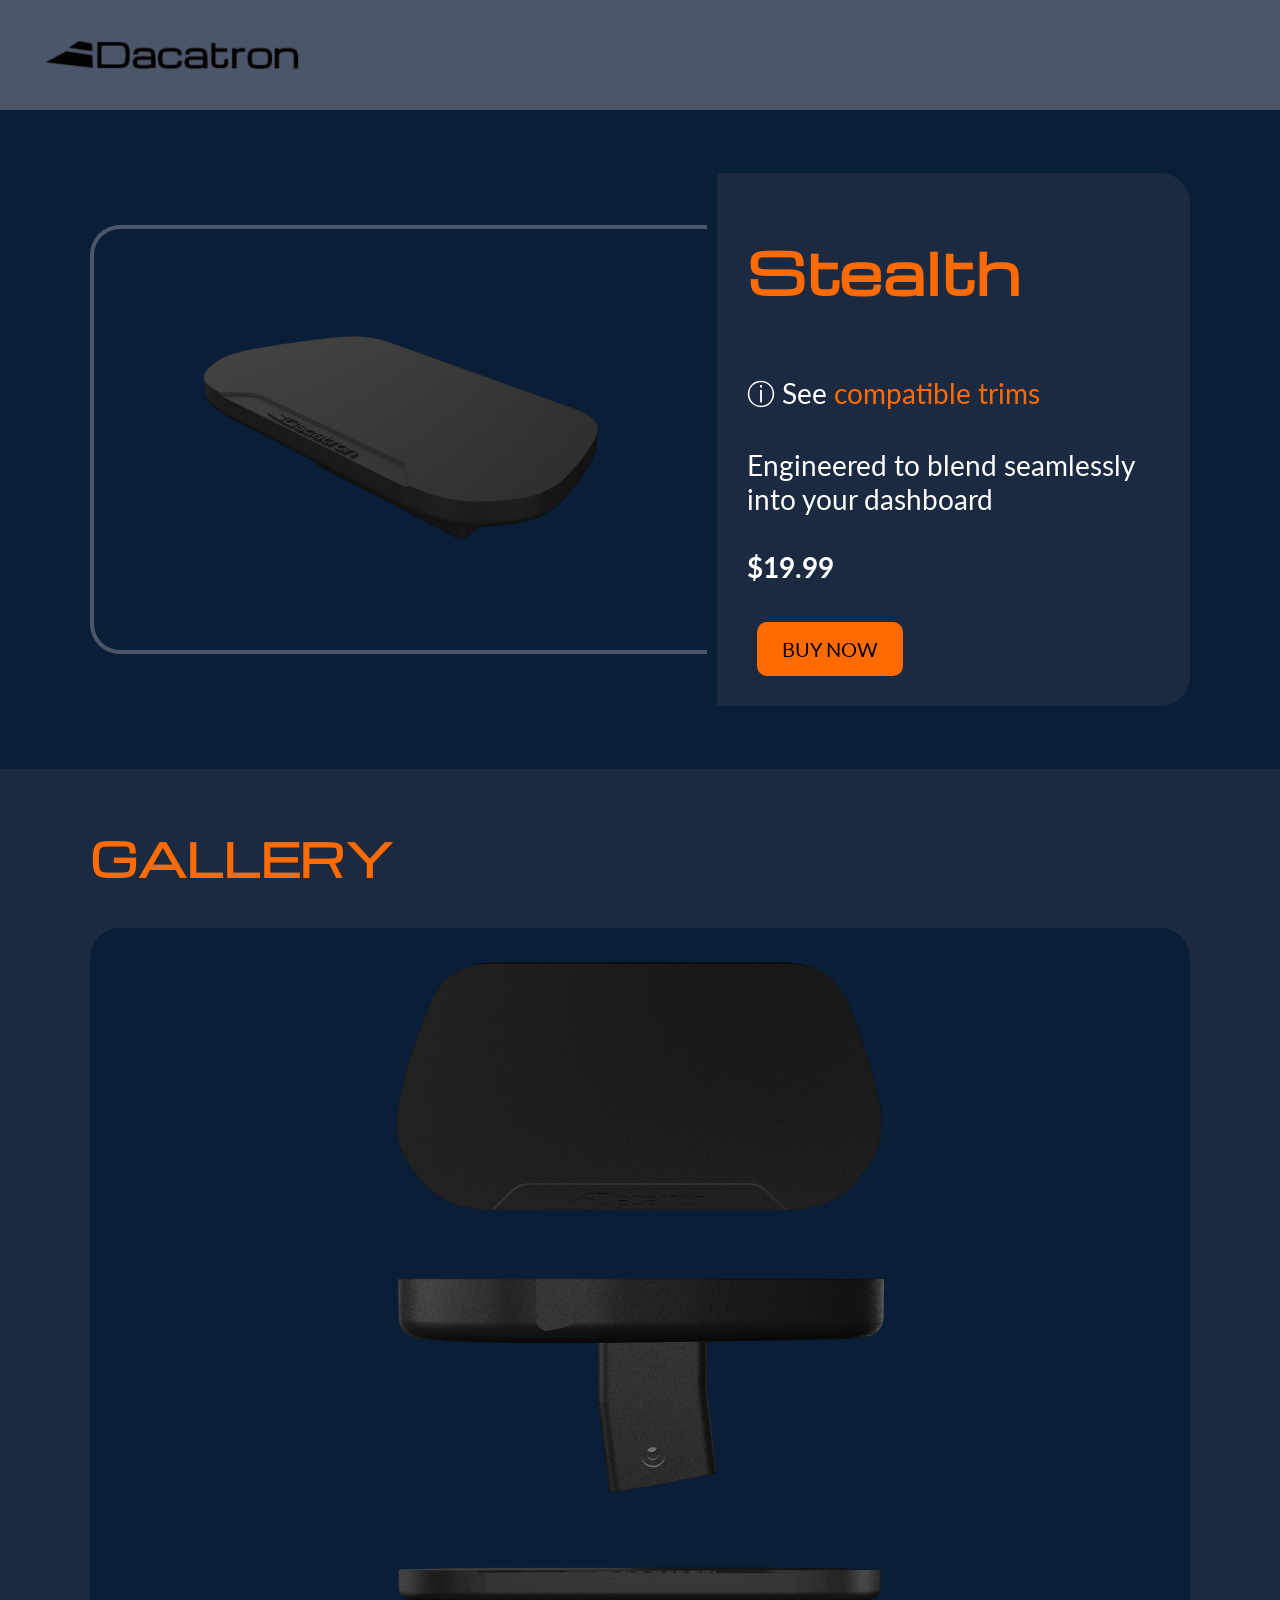
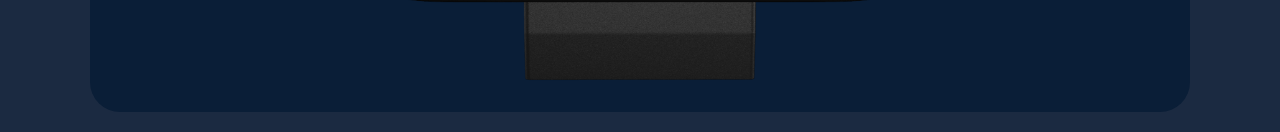
<file: stealth.html>
<!DOCTYPE html>
<html>

<head>
<meta charset="UTF-8">
<meta name="viewport" content="width=device-width, initial-scale=1.0">
<title>Dacatron Stealth</title>
<link rel="stylesheet" href="product.css">

<link rel="preconnect" href="https://fonts.googleapis.com">
<link rel="preconnect" href="https://fonts.gstatic.com" crossorigin>
<link href="https://fonts.googleapis.com/css2?family=Inter:ital,opsz,wght@0,14..32,100..900;1,14..32,100..900&family=Lato:ital,wght@0,100;0,300;0,400;0,700;0,900;1,100;1,300;1,400;1,700;1,900&display=swap" rel="stylesheet">
<link rel="icon" type="image/x-icon" href="favicon.png">
<link rel="preconnect" href="https://fonts.googleapis.com">
<link rel="preconnect" href="https://fonts.gstatic.com" crossorigin>
<link href="https://fonts.googleapis.com/css2?family=Archivo+Black&family=Inter:ital,opsz,wght@0,14..32,100..900;1,14..32,100..900&family=Lato:ital,wght@0,100;0,300;0,400;0,700;0,900;1,100;1,300;1,400;1,700;1,900&family=Michroma&family=Zen+Dots&display=swap" rel="stylesheet">
</head>


<body>
<header class="header">
    <div class="logo">
        <a href="https://dacatron.github.io">
            <img src="Dacatron_Logo.png">
        </a>
    </div>
</header>

<main>
    <div class="product_name">
        <br>
        <div class="product_container">
            <div class="product_pic">
                <img src="Dacatron Stealth.png">
            </div>
            <div class="description">
                <h1 class="product_title"><span style="color:#FF6B00;">Stealth</span></h1>
                <p>
                    ⓘ See <a href="https://dacatron.github.io/higher_trims" style="color:#FF6B00" class="compatible_trims">compatible trims</a><br><br>
                    Engineered to blend seamlessly into your dashboard<br><br>
                    <b>$19.99</b>
                </p>

                <a class="shop_now" href="https://forms.gle/DA6cNxUKFoSwCMgU9">BUY NOW</a>
            </div>
        </div>
        <br>
    </div>
    <div class="gallery">
        <h2><span style="color:#FF6B00;">GALLERY</span></h2>
        <div class="image_container">
            <div class="image">
                <img src="Dacatron Stealth top.png">
            </div>
            <div class="image">
                <img src="Dacatron Stealth side.png">
            </div>
            <div class="image">
                <img src="Dacatron Stealth front.png">
            </div>
        </div>
    </div>
</file>
<file: styles.css>
body{
    margin:0;
}

.header{
    display:flex;
    align-items:center;
    background-color:#4C566A;
    padding:35px 40px;
    font-family:"Lato", sans-serif;

    position:sticky;
    top:0;
    z-index:1000;

    position:relative;
}

.logo h1{
    margin:0;
    font-family: "Michroma", sans-serif;
}

.logo img {
    height: 40px;
    width: auto;
    display: block;
}

.shop_now{
    font-family:"Lato", sans-serif;
    padding: 15px 25px;
    margin: 10px 10px;
    background-color: #FF6B00;
    border-radius: 10px;
    font-size: 20px;
    text-decoration: none;
    color:rgb(0, 0, 0)
}

.lets_find_out{
    color:#FF6B00;
    font-family:"Lato", sans-serif;
}

.lets_find_out:hover{
    color:#ff6a00e6;
    font-family:"Lato", sans-serif;
}

.shop_now a{
    color:rgb(0, 0, 0);
    text-decoration:none;
}

.shop_now:hover{
    color:rgb(0, 0, 0);
    background-color: #ff6a00ee;
}

.logo h1{
    margin:0;
    font-family: "Michroma", sans-serif;
}

.logo img {
    height: 40px;
    width: auto;
    display: block;
}

.learn_more:hover{
    text-decoration: underline;
}

.nav{
    font-family: "Michroma", sans-serif;
    position:absolute;
    left:50%;
    transform:translateX(-50%);
    display:flex;
    gap:50px;
    color:white;
}

.nav a{
    color:white;
    text-decoration:none;
    font-size:17px;
}

.nav a:hover{
    color:#FF6B00;
}

.nav_right{
    font-family: "Michroma", sans-serif;
    position:absolute;
    right:150px;
    transform:translateX(50%);
    display:flex;
    gap:50px;
    color:#FF6B00;
}

.nav_right a{
    color:#FF6B00;
    text-decoration:none;
    font-size:25px;
}

.nav_right a:hover{
    text-decoration: underline;
}

.customizations_unlocked{
    font-family: "Michroma", sans-serif;
    font-weight: 400;
    background-color: rgb(10, 30, 55);
    color: white;
    padding: 20px 90px;
    font-size: 30px;
    min-height: 70vh;;
}

.engineered_for_excellence{
    font-family: "Michroma", sans-serif;
    font-weight: 400;
    background-color: rgb(27, 42, 65);
    color: white;
    padding: 20px 90px;
    font-size: 30px;
    min-height: 60vh;;
}

.description{
    font-family: "Lato", sans-serif;
    color: white;
    padding: 20px 90px;
    font-size: 40px;
    min-height: 60vh;;
}

.nylon_selected{
    font-family: "Michroma", sans-serif;
    font-weight: 400;
    background-color: rgb(10, 30, 55);
    color: white;
    padding: 20px 90px;
    font-size: 30px;
    min-height: 60vh;;
}

.our_mission{
    font-family: "Michroma", sans-serif;
    font-weight: 400;
    background-color: rgb(10, 30, 55);
    color: white;
    padding: 20px 90px;
    font-size: 30px;
    min-height: fit-content;
}

.story_section {
    display: flex;
    align-items: center;
    justify-content: space-between;
    gap: 10px;

}

/* Left side (Our Story) */
.our_story {
    flex: 1;
    font-family: "Lato", sans-serif;
    background-color: rgb(10, 30, 55);
    color: white;
    font-size: 28px;

    display: flex;
    flex-direction: column;
    align-items: flex-start;
    justify-content: center;
}

/* Right side (Image) */
.test_picture {
    flex: 1;
    display: flex;
    justify-content: flex-end;
    align-items: center;
}

/* Image styling */
.test_picture img {
    width: 100%;
    max-width: 500px;
    height: auto;
}

.our_story_second_paragraph{
    font-family: "Lato", sans-serif;
    background-color: rgb(10, 30, 55);
    color: white;
    padding: 20px 90px;
    font-size: 28px;
    min-height: fit-content;
}

@media (max-width: 768px){

    .header{
        flex-direction:column;
        align-items:center;
        padding:20px 10px;
        font-size: 14px;
    }

    .nav{
        position:static;
        transform:none;
        margin-top:15px;
        gap:25px;
        font-size: 15px;
    }

    .nav a{
        color:white;
        text-decoration:none;
        font-size:15px;
    }

    .nav a:hover{
        color:#FF6B00;
    }

    .customizations_unlocked{
        font-family: "Michroma", sans-serif;
        font-weight: 400;
        background-color: rgb(10, 30, 55);
        color: white;
        padding: 20px 25px;
        font-size: 10px;
        min-height: 60vh;;
    }
}

@media (max-width: 768px) {
 
    /* Header: stack logo, nav, and nav_right vertically */
    .header {
        flex-direction: column;
        align-items: flex-start;
        padding: 10px;

    }
 
    /* Reset absolute positioning so nav items flow naturally */
    .nav {
        position: static;
        transform: none;
        flex-wrap: wrap;
        gap: 10px;
        font-size: 7px;
    }
 
    .nav a {
        font-size: 7px;
    }
 
    .nav_right {
        position: static;
        transform: none;
        gap: 10px;
    }
 
    .nav_right a {
        font-size: 9px;
    }
 
    /* Reduce horizontal padding on all main content sections */
    .customizations_unlocked{
        padding: 10px 10px;
        font-size: 12px;
        min-height: unset;
    }
    .customizations_unlocked_description{
        font-size: 9px;
    }
    .engineered_for_excellence,
    .description,
    .nylon_selected,
    .our_mission{
        padding: 10px 10px;
        font-size: 9px;
        min-height: unset;
    }
    .our_story_second_paragraph {
        padding: 10px 10px;
        font-size: 18px;
        min-height: unset;
    }
 
    .description {
        font-size: 24px;
    }
 
    /* Stack story section: image on top, text below */
    .story_section {
        flex-direction: column;
    }
 
    .our_story {
        font-size: 18px;
        width: 100%;
        padding: 0 20px;
        box-sizing: border-box;
    }
 
    .test_picture {
        width: 100%;
        justify-content: center;
    }
 
    .test_picture img {
        width: 100%;
        max-width: 100%;
    }
 
    /* Scale down the shop now button */
    .shop_now {
        font-size: 15px;
        padding: 6px 9px;
    }
}
</file>
<file: buy_now.css>
body{
    margin:0;
}

.header{
    display:flex;
    align-items:center;
    background-color:#4C566A;
    padding:35px 40px;
    font-family:"Lato", sans-serif;

    position:sticky;
    top:0;
    z-index:1000;

    position:relative;
}

.logo h1{
    margin:0;
    font-family: "Michroma", sans-serif;
}

.logo img {
    height: 40px;
    width: auto;
    display: block;
}

.buy_now_title{
    font-family: "Michroma", sans-serif;
    font-weight: 400;
    background-color: rgb(10, 30, 55);
    color: #FF6B00;
    padding: 20px 90px;
    font-size: 30px;
    min-height: 70vh;;
}

.description{
    font-family: "Lato", sans-serif;
    color: white;
    padding: 20px 90px;
    font-size: 40px;
    min-height: 60vh;;
}

.email{
    color: #FF6B00;
    text-decoration: none;
}

.steps{
    font-size: 30px;
    background-color: rgb(14, 42, 77);
    padding:30px;
    border-radius: 20px;
}

/* =====================
   MOBILE STYLES
   ===================== */
@media (max-width: 768px) {
 
    .header {
        flex-direction: column;
        align-items: flex-start;
        padding: 16px 20px;
        gap: 12px;
    }
 
    .buy_now_title {
        padding: 20px;
        font-size: 15px;
        min-height: unset;
    }
 
    .description {
        padding: 20px;
        font-size: 22px;
        min-height: unset;
    }
 
    .steps {
        font-size: 18px;
        padding: 20px;
        border-radius: 14px;
    }
}
</file>
<file: product.css>
body{
    margin:0;
}

.header{
    display:flex;
    align-items:center;
    background-color:#4C566A;
    padding:35px 40px;
    font-family:"Lato", sans-serif;

    position:sticky;
    top:0;
    z-index:1000;

    position:relative;
}

.product_name{
    font-family: "Michroma", sans-serif;
    font-weight: 400;
    background-color: rgb(10, 30, 55);
    color: white;
    padding: 20px 90px;
    font-size: 30px;
    min-height: fit-content;
}

.product_container {
    display: flex;
    align-items: center;
    justify-content: space-between;
    gap: 10px;

}

.description {
    flex: 1;
    font-family: "Lato", sans-serif;
    background-color: rgb(27, 42, 65);
    color: white;
    font-size: 28px;
    padding: 20px 30px 20px 30px;
    display: flex;
    flex-direction: column;
    align-items: flex-start;
    justify-content: center;
    border-radius: 0px 30px 30px 0px;
    min-height: 50vh;
}

/* Right side (Image) */
.product_pic {
    flex: 1;
    display: flex;
    justify-content: flex-start;
    align-items: center;
    border-left: #4C566A 4px solid;
    border-top: #4C566A 4px solid;
    border-bottom: #4C566A 4px solid;
    border-top-left-radius: 30px;
    border-bottom-left-radius: 30px;
    padding: 100px;
}

/* Image styling */
.product_pic img {
    width: 100%;
    max-width: 500px;
    height: auto;
}

.shop_now{
    font-family:"Lato", sans-serif;
    padding: 15px 25px;
    margin: 10px 10px;
    background-color: #FF6B00;
    border-radius: 10px;
    font-size: 20px;
    text-decoration: none;
    color:rgb(0, 0, 0)
}

.shop_now a{
    color:rgb(0, 0, 0);
    text-decoration:none;
}

.shop_now:hover{
    color:rgb(0, 0, 0);
    background-color: #ff6a00ee;
}

.product_title{
    font-family: "Michroma", sans-serif;
    background-color: rgb(27, 42, 65);
    border-radius: 10px;
}

.gallery{
    font-family: "Michroma", sans-serif;
    background-color: rgb(27, 42, 65);
    color: white;
    padding: 20px 90px;
    font-size: 30px;
    min-height: fit-content;
}

.image_container{
    font-family: "Michroma", sans-serif;
    font-weight: 400;
    background-color: rgb(10, 30, 55);
    color: white;
    display: flex;
    flex-direction: column;
    border-radius: 30px;
}

.image{
    font-family: "Michroma", sans-serif;
    font-size: 35px;
    display: flex;
    padding: 20px 40px;
    margin: 5px 5px;
    height: 70%;
    flex-direction: column;
    justify-content: center;
    align-items: center;
}

.image a{
    color:white;
    text-decoration:none;
    border: 2px;
    padding: auto;
    
}

.image img {
    width: 100%;
    max-width: 500px;
    height: auto;
}

.logo h1{
    margin:0;
    font-family: "Michroma", sans-serif;
}

.logo img {
    height: 40px;
    width: auto;
    display: block;
}

.compatible_trims{
    text-decoration:none;
}

.compatible_trims:hover{
    text-decoration:underline;
}

/* =====================
   MOBILE STYLES
   ===================== */
@media (max-width: 768px) {

    /* Header: stack vertically */
    .header {
        flex-direction: column;
        align-items: flex-start;
        padding: 16px 20px;
        gap: 12px;
    }
    .product_title {
        font-size: 30px;
    }
    /* Product name: tighten padding and scale font */
    .product_name {
        padding: 16px 20px;
        font-size: 20px;
    }

    /* Stack image on top, description below */
    .product_container {
        flex-direction: column-reverse;
        gap: 0;
    }

    /* Description fills full width, loses the one-sided border radius */
    .description {
        font-size: 18px;
        padding: 20px;
        border-radius: 10px;
        min-height: unset;
        width: 100%;
        box-sizing: border-box;
    }

    /* Image panel: remove the oversized padding and left-only borders */
    .product_pic {
        width: 100%;
        box-sizing: border-box;
        border: none;
        border-bottom: #4C566A 4px solid;
        border-radius: 0;
        padding: 24px 20px;
        justify-content: center;
    }

    .product_pic img {
        max-width: 100%;
    }

    /* Gallery heading */
    .gallery {
        padding: 16px 20px;
        font-size: 20px;
    }

    /* Gallery images */
    .image {
        font-size: 20px;
        padding: 16px 20px;
        margin: 0;
        height: auto;
    }

    .image img {
        max-width: 100%;
    }

    /* Shop now button */
    .shop_now {
        font-size: 16px;
        padding: 12px 18px;
        margin: 8px 0;
    }
}
</file>
<file: trims.css>
body{
    margin:0;
}

.header{
    display:flex;
    align-items:center;
    background-color:#4C566A;
    padding:35px 40px;
    font-family:"Lato", sans-serif;

    position:sticky;
    top:0;
    z-index:1000;

    position:relative;
}


.learn_more_container{
    font-family: "Michroma", sans-serif;
    font-weight: 400;
    background-color: rgb(10, 30, 55);
    color: white;
    padding: 20px 90px;
    font-size: 30px;
    min-height: fit-content;
    
}

.nav{
    font-family: "Michroma", sans-serif;
    position:absolute;
    left:30%;
    transform:translateX(-50%);
    display:flex;
    gap:50px;
    text-decoration:none;
    color: #ffffff;
}

.nav a:hover{
    color:#FF6B00;
    text-decoration: underline;
}

.logo h1{
    margin:0;
    font-family: "Michroma", sans-serif;
}

.logo img {
    height: 40px;
    width: auto;
    display: block;
}

 
/* =====================
   MOBILE STYLES
   ===================== */
@media (max-width: 768px) {
 
    .header {
        flex-direction: column;
        align-items: flex-start;
        padding: 16px 20px;
        gap: 12px;
    }
 
    .nav {
        position: static;
        transform: none;
        flex-wrap: wrap;
        gap: 16px;
    }
 
    .nav a {
        font-size: 14px;
        color: white;
        text-decoration: none;
    }
 
    .learn_more_container {
        padding: 16px 20px;
        font-size: 16px;
    }
}
</file>
<file: learn_more.css>
body{
    margin:0;
}

.header{
    display:flex;
    align-items:center;
    background-color:#4C566A;
    padding:35px 40px;
    font-family:"Lato", sans-serif;

    position:sticky;
    top:0;
    z-index:1000;

    position:relative;
}

.learn_more_container{
    font-family: "Michroma", sans-serif;
    font-weight: 400;
    background-color: rgb(10, 30, 55);
    color: white;
    padding: 20px 90px;
    font-size: 30px;
    min-height: fit-content;
}

.nav{
    font-family: "Michroma", sans-serif;
    position:absolute;
    left:30%;
    transform:translateX(-50%);
    display:flex;
    gap:50px;
    text-decoration:none;
    color: #ffffff;
}

.nav a:hover{
    color:#FF6B00;
    text-decoration: underline;
}

.logo h1{
    margin:0;
    font-family: "Michroma", sans-serif;
}

.logo img {
    height: 40px;
    width: auto;
    display: block;
}

/* =====================
   MOBILE STYLES
   ===================== */
@media (max-width: 768px) {
 
    .header {
        flex-direction: column;
        align-items: flex-start;
        padding: 16px 20px;
        gap: 12px;
    }
 
    .nav {
        position: static;
        transform: none;
        flex-wrap: wrap;
        gap: 16px;
    }
 
    .nav a {
        font-size: 14px;
        color: white;
        text-decoration: none;
    }
 
    .learn_more_container {
        padding: 16px 20px;
        font-size: 16px;
    }
}
</file>
<file: shop.css>
body{
    margin:0;
}

.header{
    display:flex;
    align-items:center;
    background-color:#4C566A;
    padding:35px 40px;
    font-family:"Lato", sans-serif;

    position:sticky;
    top:0;
    z-index:1000;

    position:relative;
}

.learn_more:hover{
    text-decoration: underline;
}

.logo h1{
    margin:0;
    font-family: "Michroma", sans-serif;
}

.logo img {
    height: 40px;
    width: auto;
    display: block;
}

.nav{
    font-family: "Michroma", sans-serif;
    position:absolute;
    left:50%;
    transform:translateX(-50%);
    display:flex;
    gap:50px;
    color:white;
}

.nav a{
    color:white;
    text-decoration:none;
    font-size:17px;
}

.nav a:hover{
    color:#FF6B00;
}

.shop_all{
    font-family: "Michroma", sans-serif;
    font-weight: 400;
    background-color: rgb(10, 30, 55);
    color: #FF6B00;
    padding-top: 50px;
    font-size: 60px;
    min-height: 20vh;;
    margin: 0;
    display: flex;
    justify-content: center;
}

.product_container{
    font-family: "Michroma", sans-serif;
    margin: 10px;
    background-color: rgb(14, 42, 77);
    min-height: 80vh;
    display: grid;
    grid-template-columns: repeat(3, 1fr);
    gap: 30px;
}

.product{
    font-family: "Michroma", sans-serif;
    font-size: 35px;
    display: flex;
    background-color: rgb(14, 42, 77);
    color: white;
    border: #FF6B00 4px solid;
    border-radius: 20px;
    padding: 20px 40px;
    margin: 5px 5px;
    min-height: 600px;
    height: 70%;
    flex-direction: column;
}

.product a{
    color:white;
    text-decoration:none;
    border: 2px;
    padding: auto;
    
}

.product_pic img {
    width: 100%;
    max-width: 500px;
    height: auto;
}

.product:hover{
    background-color: rgb(12, 35, 63);
    color:#FF6B00;
    text-decoration: underline;
}

.price{
    font-size: 20px;
    justify-content: flex-end;
}

.JBL_cover_container{
    font-family: "Michroma", sans-serif;
    font-size: 30px;
    background-color: rgb(14, 42, 77);
    color:white;
    display: flex;
    flex-direction: column;
    align-items: center;
}

.details{
    font-family: "Michroma", sans-serif;
    font-size: 20px;
    color:white;
    align-items: left;
    width: 90%;
}


/* =====================
   MOBILE STYLES
   ===================== */
@media (max-width: 768px) {

    /* Header: stack nav vertically */
    .header {
        flex-direction: column;
        align-items: flex-start;
        padding: 16px 20px;
        gap: 12px;
    }

    .nav {
        position: static;
        transform: none;
        flex-wrap: wrap;
        gap: 16px;
    }

    .nav a {
        font-size: 14px;
    }

    /* Scale down the Shop All heading */
    .shop_all {
        font-size: 32px;
        padding-top: 30px;
        padding-bottom: 30px;
        min-height: unset;
    }

    /* Switch grid to a single column so each product gets its own row */
    .product_container {
        grid-template-columns: 1fr;
        margin: 8px;
        gap: 16px;
    }

    /* Shrink product cards to fit the screen */
    .product {
        font-size: 22px;
        padding: 16px 20px;
        margin: 0;
        min-height: unset;
        height: auto;
    }

    /* Images should never overflow their card */
    .product_pic img {
        max-width: 100%;
    }

    .price {
        font-size: 16px;
    }

    .details {
        font-size: 16px;
        width: 100%;
    }

    .JBL_cover_container {
        font-size: 20px;
    }
}
</file>
